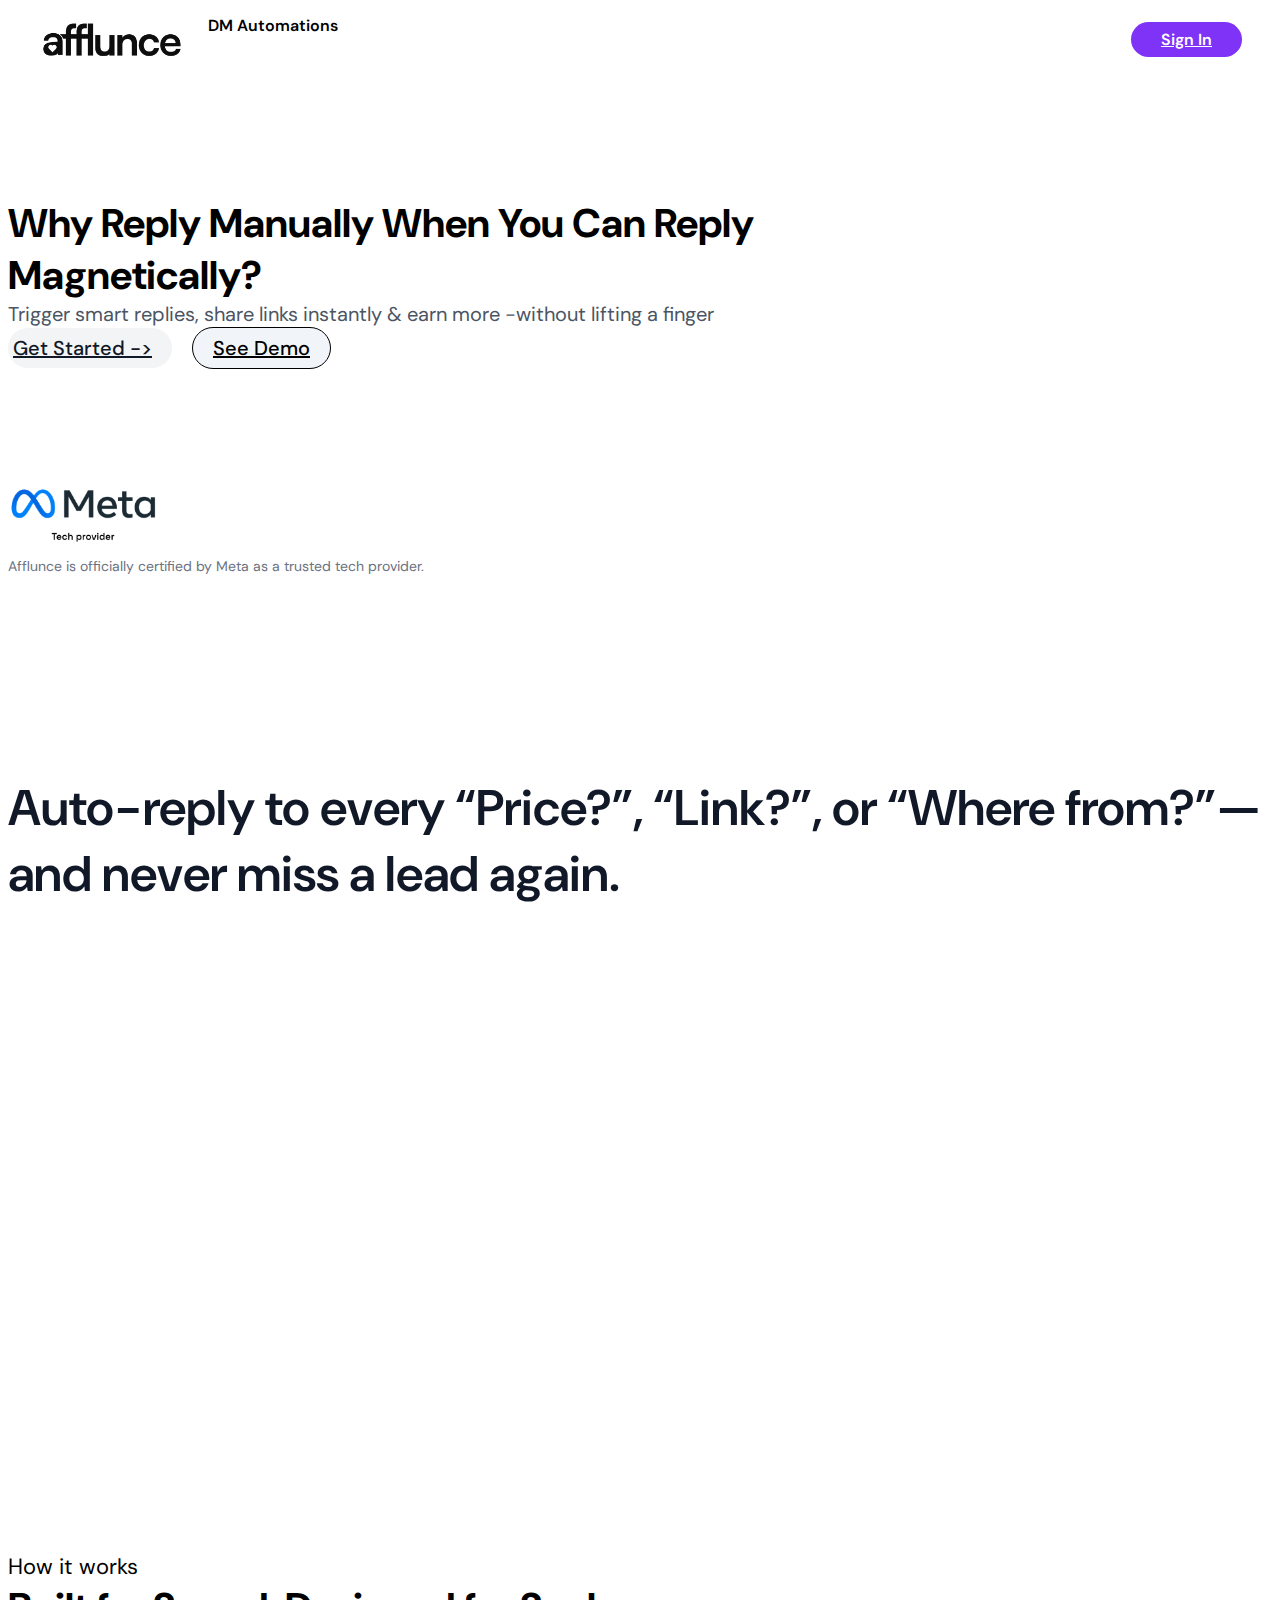
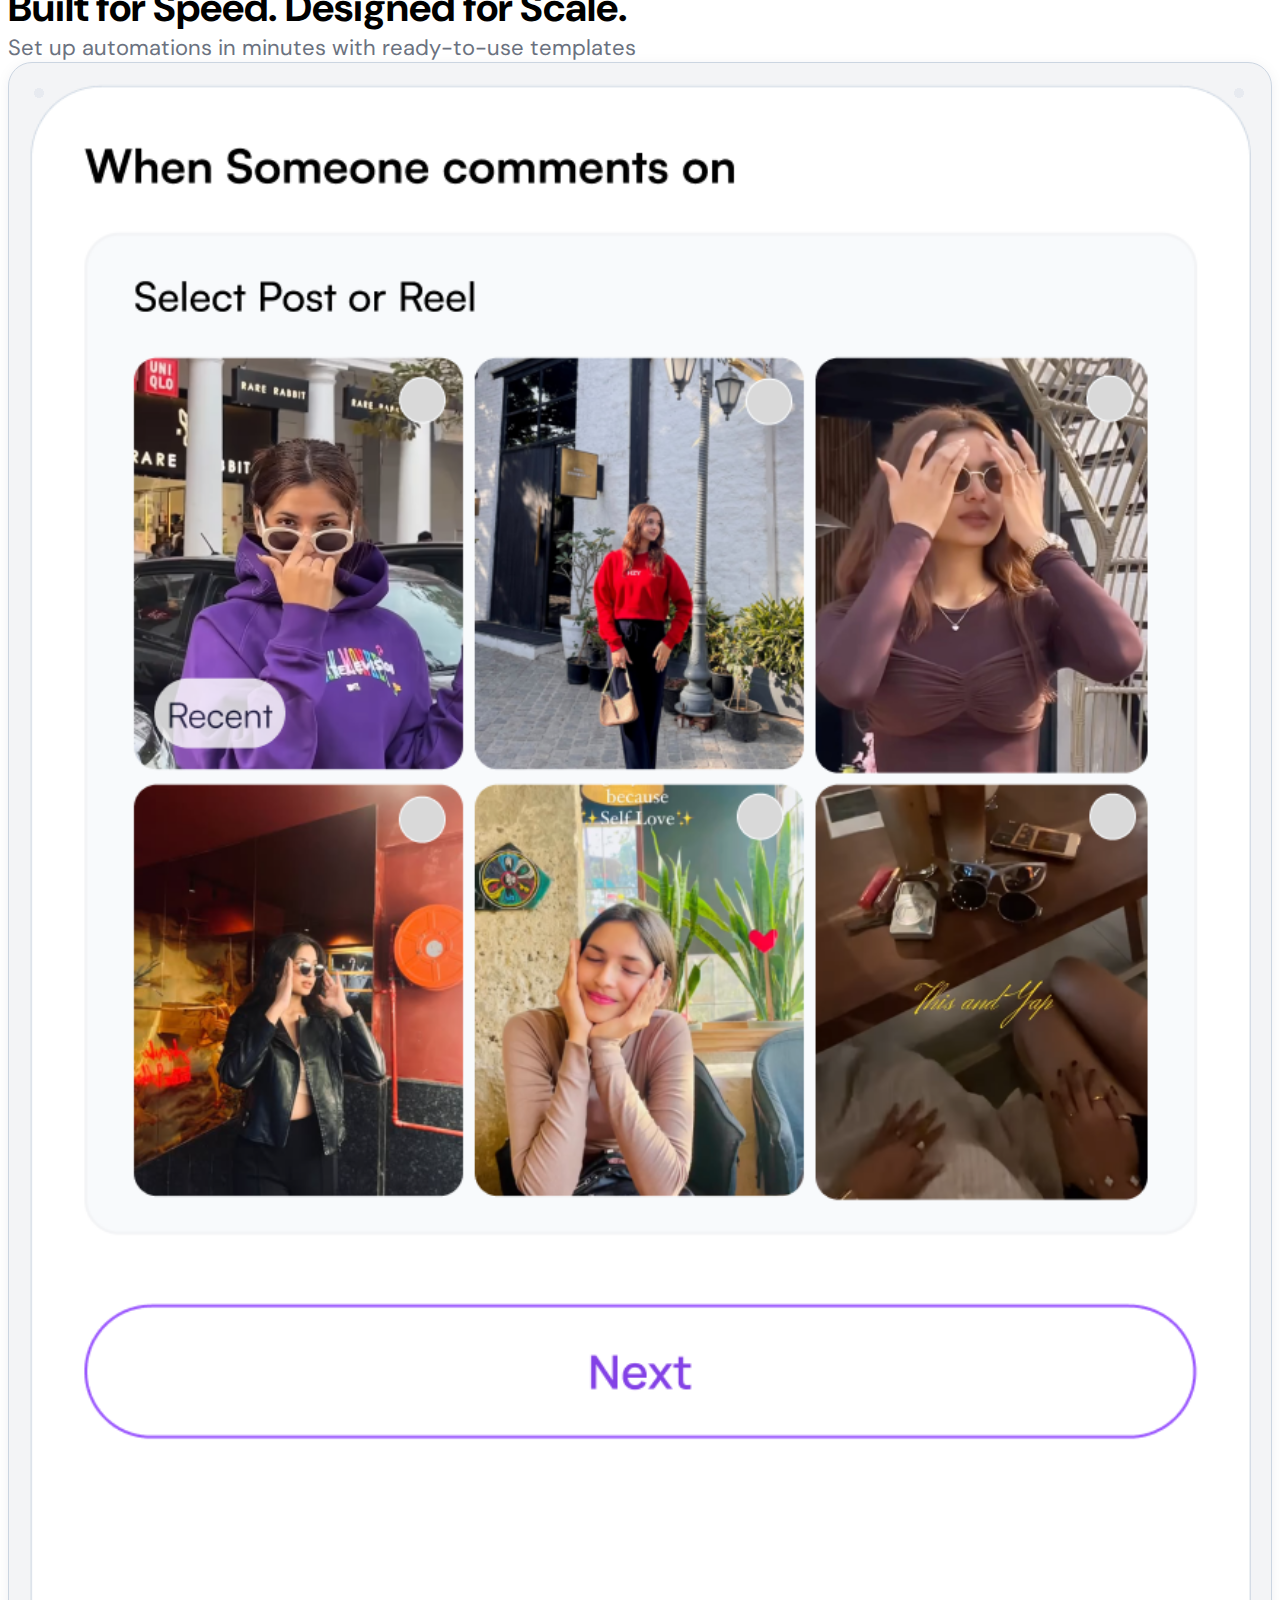
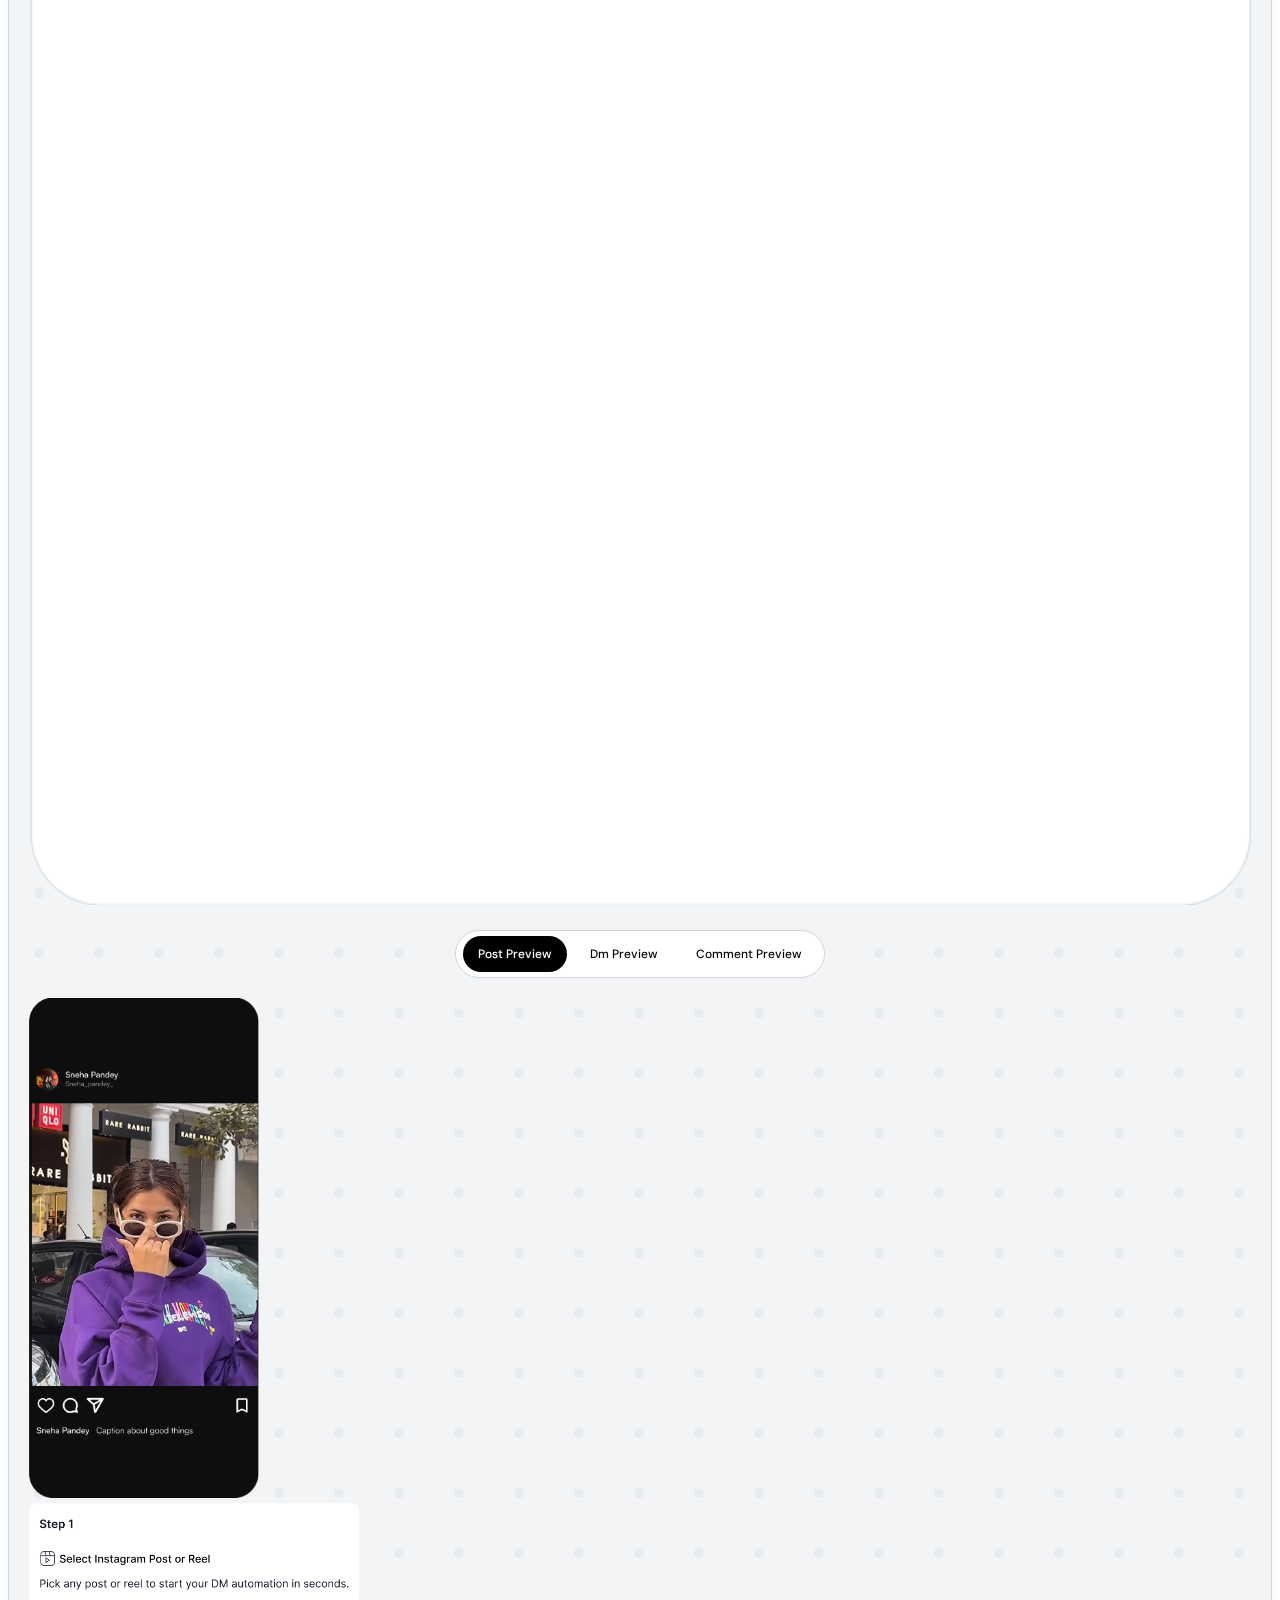
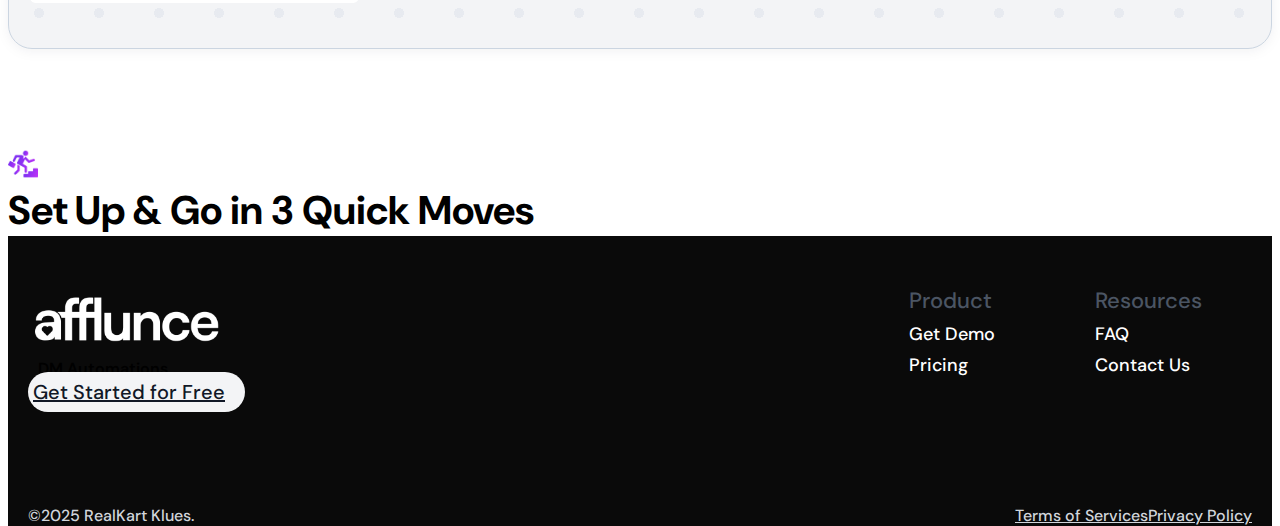
<file: index.html>
<!DOCTYPE html>
<html lang="en">
<head>
    <meta charset="UTF-8">
    <meta name="viewport" content="width=device-width, initial-scale=1.0">
    <title>Afflunce | DM Automations</title>

    <link href="https://cdn.jsdelivr.net/npm/bootstrap@5.0.2/dist/css/bootstrap.min.css" rel="stylesheet" integrity="sha384-EVSTQN3/azprG1Anm3QDgpJLIm9Nao0Yz1ztcQTwFspd3yD65VohhpuuCOmLASjC" crossorigin="anonymous">
    <link href='https://fonts.googleapis.com/css?family=Inter' rel='stylesheet'>
    <!-- AOS CSS -->
    <link href="https://cdn.jsdelivr.net/npm/aos@2.3.4/dist/aos.css" rel="stylesheet">
    <!-- Swiper Slider -->
    <link rel="stylesheet" href="https://cdn.jsdelivr.net/npm/swiper@11/swiper-bundle.min.css" />
    <link rel="stylesheet" href="css/style.css">
    <link rel="shortcut icon" href="images/favicon.ico" type="image/x-icon">
</head>
<body>
    <header class="sticky">
        <nav class="nav-wrapper">
            <div class="logo">
                <a href="#"><img src="images/logo_black.png" class="logo"></a>
                <p class="logo-under-text">DM Automations</p>
            </div>

           <div class="logo">
                <a href="#" class="btn btn-purple">Sign In</a>
            </div>
        </nav>
    </header>

    <section class="banner gap-125">
        <div class="container">
            <div class="row">
                <div class="col-md-6">
                    <h2 class="banner-head">Why Reply Manually When You Can Reply 
                        <br> Magnetically?</h2>
                    <p class="banner-text mt-3">
                        Trigger smart replies, share links instantly & earn more -without lifting a finger
                    </p>
                    <div class="btn-row mt-5">
                        <a href="#" class="btn btn-purple2">Get Started -></a>
                        <a href="#" class="btn btn-grey ms-2">See Demo</a>
                    </div>
                    <div class="meta">
                        <img src="images/meta.png" class="meta-img" alt="Meta">
                        <p class="banner-subtext">Afflunce is officially certified by Meta as a trusted tech provider.</p>
                    </div>
                </div>
                <div class="col-md-6 banner-2">

                </div>
            </div>
        </div>
    </section>

    <section class="dm-info">
        <div class="container">
            <div class="row">
                <div class="col-md-12 text-center">
                    <h2 class="info-head" data-aos="fade-up" data-aos-duration="800">Auto-reply to every “Price?”, “Link?”, or “Where from?”—and never miss a lead again.</h2>
                </div>
                <div class="info-div">
                    <div class="img-box text-center" data-aos="zoom-in" data-aos-duration="1000">
                        <img src="images/creator.png" class="img-box-img" alt="Creator">

                        <img src="images/l1.png" class="img-1" alt="info1" data-aos="fade-right" data-aos-duration="1000" data-aos-delay="300">
                        <img src="images/r1.png" class="img-2" alt="info2" data-aos="fade-left" data-aos-duration="1000" data-aos-delay="500">
                        <img src="images/r2.png" class="img-3" alt="info3" data-aos="fade-left" data-aos-duration="1000" data-aos-delay="700">
                    </div>
                </div>
            </div>
        </div>
        <div class="col-md-12 mt-5 info-div2 text-center">
            <div class="swiper slider">
                <div class="swiper-wrapper text-center">
                    <div class="swiper-slide">
                        <img src="images/l1.png" class="img-fluid img-slider" alt="info1">
                    </div>
                    <div class="swiper-slide">
                        <img src="images/r2.png" class="img-fluid img-slider" alt="info3">
                    </div>
                    <div class="swiper-slide">
                        <img src="images/r1.png" class="img-fluid img-slider" alt="info2">
                    </div>
                </div>
            </div>
            <img src="images/creator.png" class="img-box-img mt-3" alt="Creator">
        </div>
    </section>

    <section class="how-it-works gap-50">
        <div class="container">
            <div class="row m-0">
                <div class="col-md-12 text-center">
                    <p class="text1">How it works</p>
                    <h2 class="banner-head">Built for Speed. Designed for Scale.</h2>
                    <p class="text2 mt-2">Set up automations in minutes with ready-to-use templates</p>
                </div>

                <div class="col-md-12 card dotted-card mt-3 ">
                    <div class="row">
                        <div class="col-md-3">
                            <img src="images/panel.png" class="post-img" alt="Select Post">
                        </div>

                        <div class="col-md-9">
                            <div class="warpper">
                                <input class="radio" id="post" name="group" type="radio" checked>
                                <input class="radio" id="dm" name="group" type="radio">
                                <input class="radio" id="comment" name="group" type="radio">
                                <div class="tabs">
                                    <label class="tab" id="post-tab" for="post">Post Preview</label>
                                    <label class="tab" id="dm-tab" for="dm">Dm Preview</label>
                                    <label class="tab" id="comment-tab" for="comment">Comment Preview</label>
                                </div>
                                <div class="panels">

                                    <!-- Collaborate Panel -->
                                    <div class="panel" id="post-panel">
                                        <div class="row">
                                            <div class="col-md-6 text-md-end text-center">
                                                <img src="images/INSTAGRAM POST1.png" class="post-img2" alt="Post 1">
                                            </div>
                                            <div class="col-md-6 text-md-end text-center">
                                                <img src="images/step1.png" class="step-img mt-3" alt="Step1">
                                            </div>
                                        </div>
                                    </div>

                                    <!-- Support Panel -->
                                    <div class="panel" id="dm-panel">
                                        <div class="row">
                                            <div class="col-md-6 text-md-end text-center">
                                                <img src="images/INSTAGRAM POST2.png" class="post-img2" alt="Post 2">
                                            </div>
                                            <div class="col-md-6 text-md-end text-center">
                                                <img src="images/step1.png" class="step-img mt-3" alt="Step1">
                                                <img src="images/step1.png" class="step-img mt-3" alt="Step2">
                                            </div>
                                        </div>
                                    </div>

                                    <!-- Support Panel -->
                                    <div class="panel" id="comment-panel">
                                        <div class="row">
                                            <div class="col-md-6 text-md-end text-center">
                                                <img src="images/INSTAGRAM POST3.png" class="post-img2" alt="Post 3">
                                            </div>
                                            <div class="col-md-6 text-md-end text-center">
                                                <img src="images/step1.png" class="step-img mt-3" alt="Step1">
                                                <img src="images/step1.png" class="step-img mt-3" alt="Step2">
                                                <img src="images/step1.png" class="step-img mt-3" alt="Step3">
                                            </div>
                                        </div>
                                    </div>

                                </div>
                            </div>
                        </div>

                    </div>
                </div>
            </div>
        </div>
    </section>

    <section class="set-up gap-100 mb-5">
        <div class="container">
            <div class="row">
                <div class="col-md-12 text-center">
                    <img src="images/businessman-ascending-by-stair-steps-svgrepo-com 1.png" class="icon" alt="icon">
                    <h2 class="banner-head mt-3">Set Up & Go in 3 Quick Moves</h2>
                </div>
            </div>
        </div>
    </section>

    <footer class="footer desktop">
        <div class="container-fluid">
            <div class="footer-row">
                <div class="col1">
                    <img src="images/logo_white.png" class="footer-logo" alt="Logo">
                    <p class="logo-under-text text-white">DM Automations</p>
                    <a href="#" class="btn btn-purple2 mt-3">Get Started for Free</a>
                </div>
                <div class="col2">
                    <ul>
                        <h4 class="footer-link-head mb-4">Product</h4>
                        <li><a href="#">Get Demo</a></li>
                        <li><a href="#">Pricing</a></li>
                    </ul>
                    <ul>
                        <h4 class="footer-link-head mb-4">Resources</h4>
                        <li><a href="#">FAQ</a></li>
                        <li><a href="#">Contact Us</a></li>
                    </ul>
                </div>
            </div>
            <div class="bottom-footer">
                <p class="bottom-text">©2025 RealKart Klues.</p>
                <div class="div2">
                    <a href="#" class="bottom-link">Terms of Services</a>
                    <a href="#" class="bottom-link ms-3">Privacy Policy</a>
                </div>
            </div>
        </div>
    </footer>

    <footer class="footer mobile">
        <div class="container-fluid">
            <div class="row">
                <div class="col1">
                    <div>
                        <img src="images/logo_white.png" class="footer-logo" alt="Logo">
                        <p class="logo-under-text text-white">DM Automations</p>
                    </div>
                    <a href="#" class="btn btn-purple2 mt-3">Get Started for Free</a>
                </div>
                <div class="col2 mt-3">
                    <ul>
                        <h4 class="footer-link-head mb-3">Product</h4>
                        <li><a href="#">Get Demo</a></li>
                        <li><a href="#">Pricing</a></li>
                    </ul>
                    <ul>
                        <h4 class="footer-link-head mb-3">Resources</h4>
                        <li><a href="#">FAQ</a></li>
                        <li><a href="#">Contact Us</a></li>
                    </ul>
                </div>
            </div>
            <div class="bottom-footer">
                <div class="div2">
                    <a href="#" class="bottom-link">Terms of Services</a>
                    <a href="#" class="bottom-link ms-3">Privacy Policy</a>
                </div>
                <p class="bottom-text">©2025 RealKart Klues.</p>
            </div>
        </div>
    </footer>

    <!-- <script src="https://ajax.googleapis.com/ajax/libs/jquery/3.7.1/jquery.min.js"></script> -->
    <script src="https://code.jquery.com/jquery-3.7.1.js" integrity="sha256-eKhayi8LEQwp4NKxN+CfCh+3qOVUtJn3QNZ0TciWLP4=" crossorigin="anonymous"></script>
    <script src="https://cdn.jsdelivr.net/npm/bootstrap@5.0.2/dist/js/bootstrap.bundle.min.js" integrity="sha384-MrcW6ZMFYlzcLA8Nl+NtUVF0sA7MsXsP1UyJoMp4YLEuNSfAP+JcXn/tWtIaxVXM" crossorigin="anonymous"></script>    
    <script src="https://cdn.jsdelivr.net/npm/@popperjs/core@2.9.2/dist/umd/popper.min.js" integrity="sha384-IQsoLXl5PILFhosVNubq5LC7Qb9DXgDA9i+tQ8Zj3iwWAwPtgFTxbJ8NT4GN1R8p" crossorigin="anonymous"></script>
    <script src="https://cdn.jsdelivr.net/npm/bootstrap@5.0.2/dist/js/bootstrap.min.js" integrity="sha384-cVKIPhGWiC2Al4u+LWgxfKTRIcfu0JTxR+EQDz/bgldoEyl4H0zUF0QKbrJ0EcQF" crossorigin="anonymous"></script>
    <!-- Swiper JS -->
    <script src="https://cdn.jsdelivr.net/npm/swiper@11/swiper-bundle.min.js"></script>
    <!-- AOS JS -->
    <script src="https://cdn.jsdelivr.net/npm/aos@2.3.4/dist/aos.js"></script>
    <script>
        AOS.init({
            once: true,
        });
    </script>

    <script>
        const productSwiper = new Swiper('.slider', {
            loop: false,
            slidesPerView: 1.3,
            spaceBetween: 0,
            autoplay: false,
            pagination: false,
            // breakpoints: {
            //     576: {
            //         slidesPerView: 2,
            //     },
            //     768: {
            //         slidesPerView: 2,
            //     },
            //     992: {
            //         slidesPerView: 3,
            //     }
            // }
        });
    </script>

    <!-- <script>
        $(document).ready(function(){
            var $header = $('header');
            var $sticky = $header.before($header.clone().addClass("sticky"));

            $(window).on("scroll", function(){
                var scrollFromTop = $(window).scrollTop();
                $("body").toggleClass("scroll", (scrollFromTop > 350));
            })
        });
    </script> -->
</body>
</html>
</file>
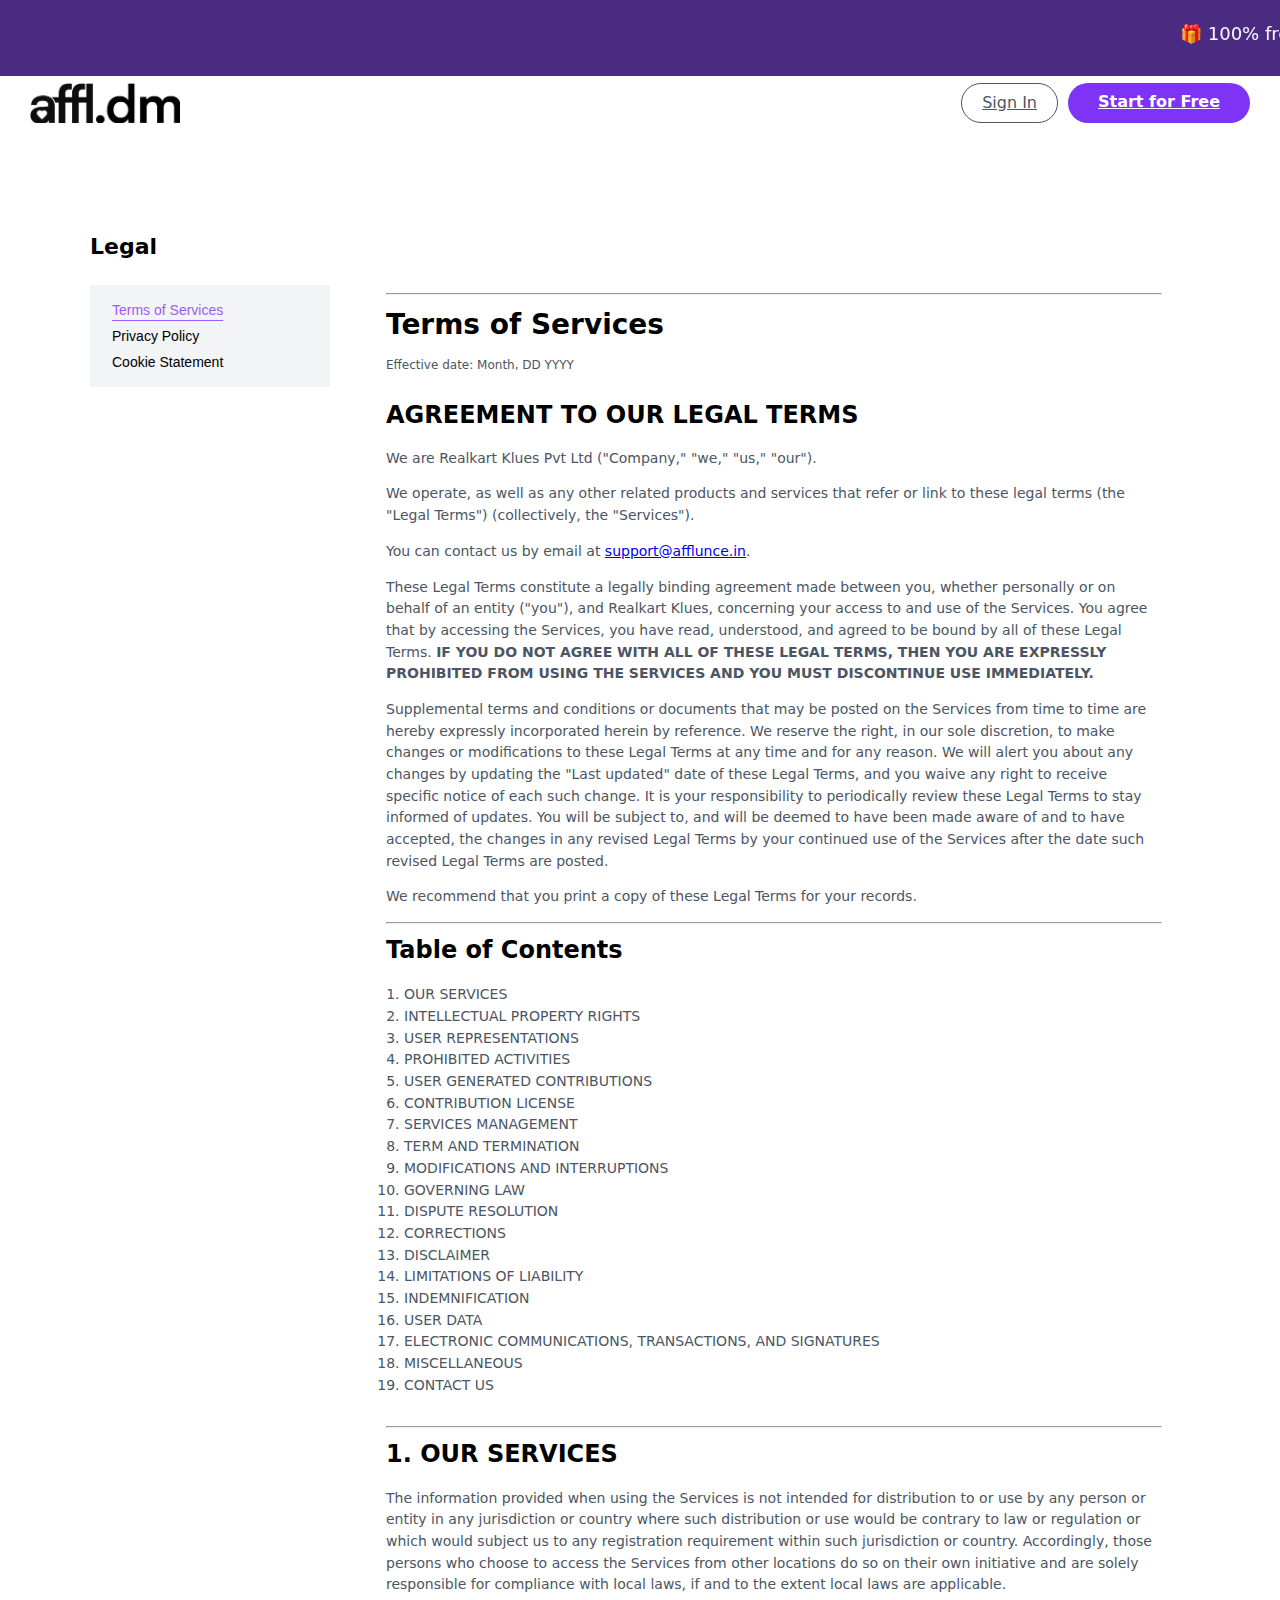
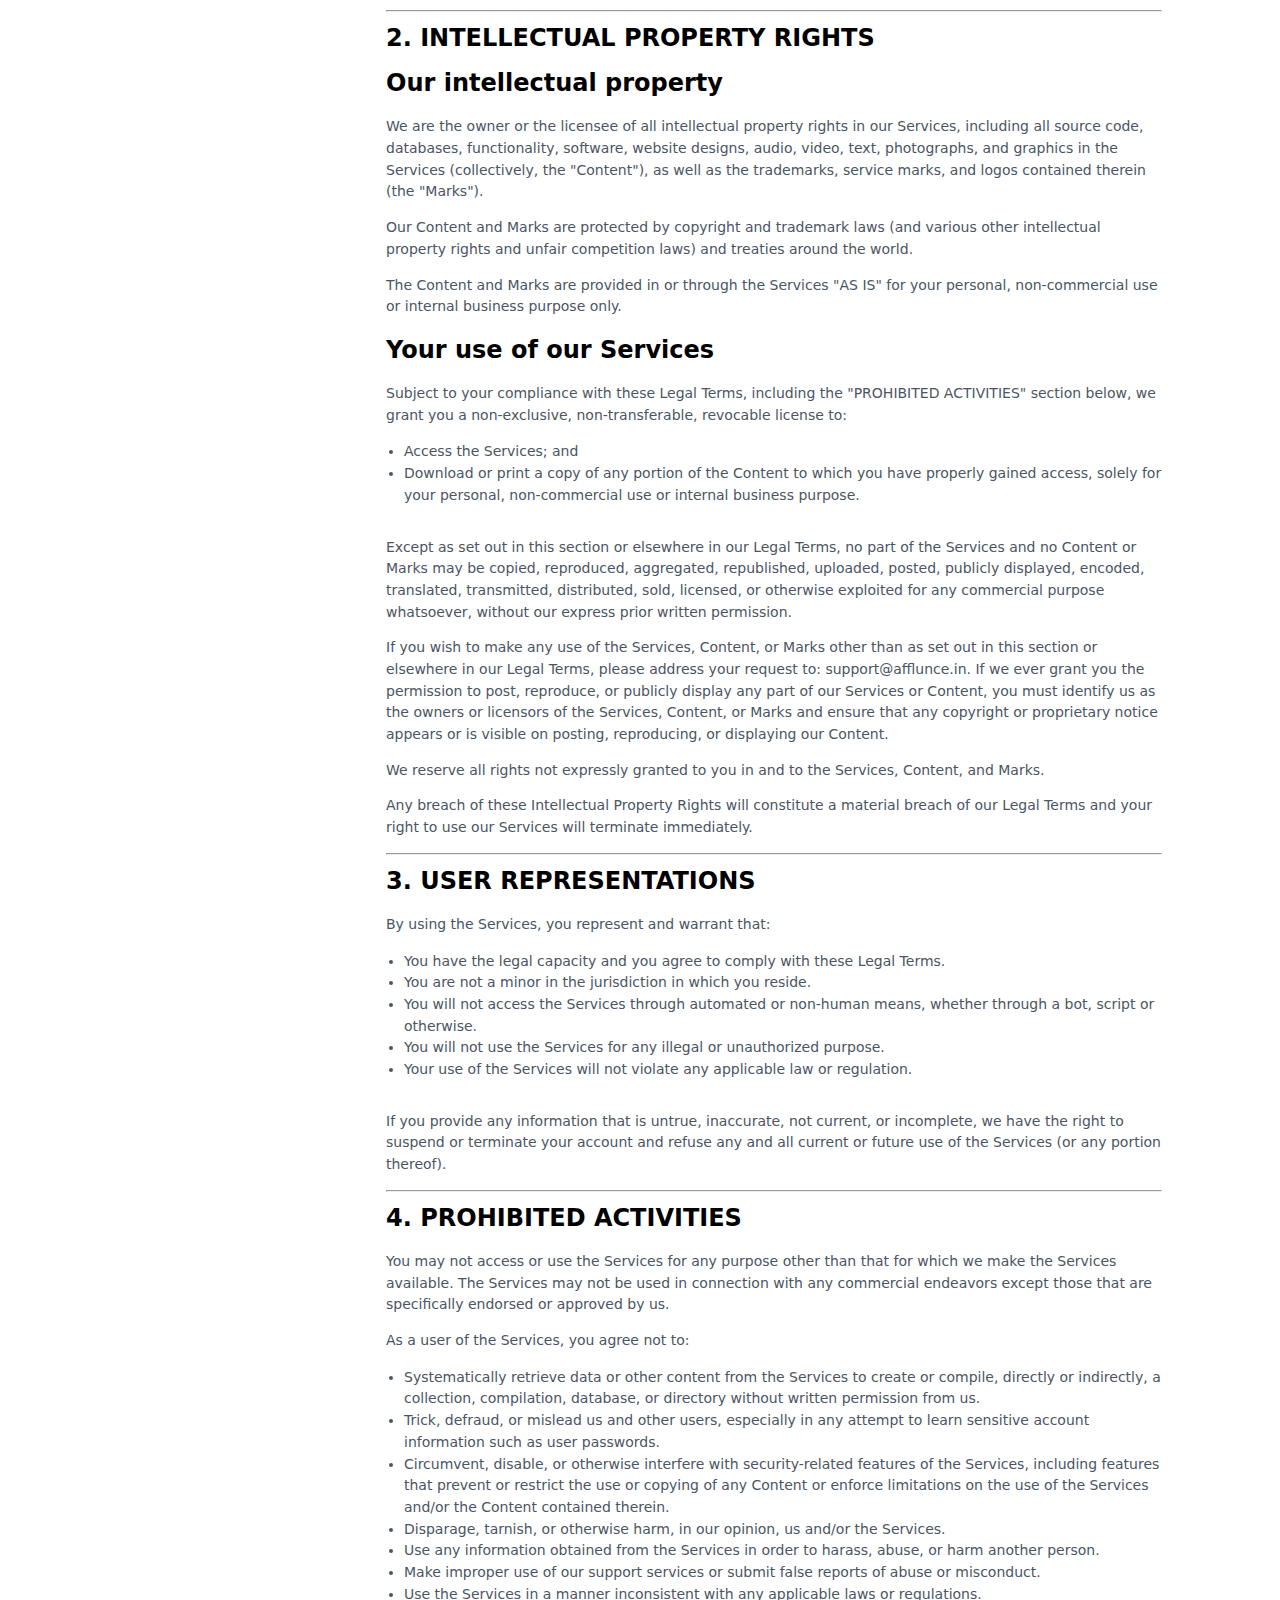
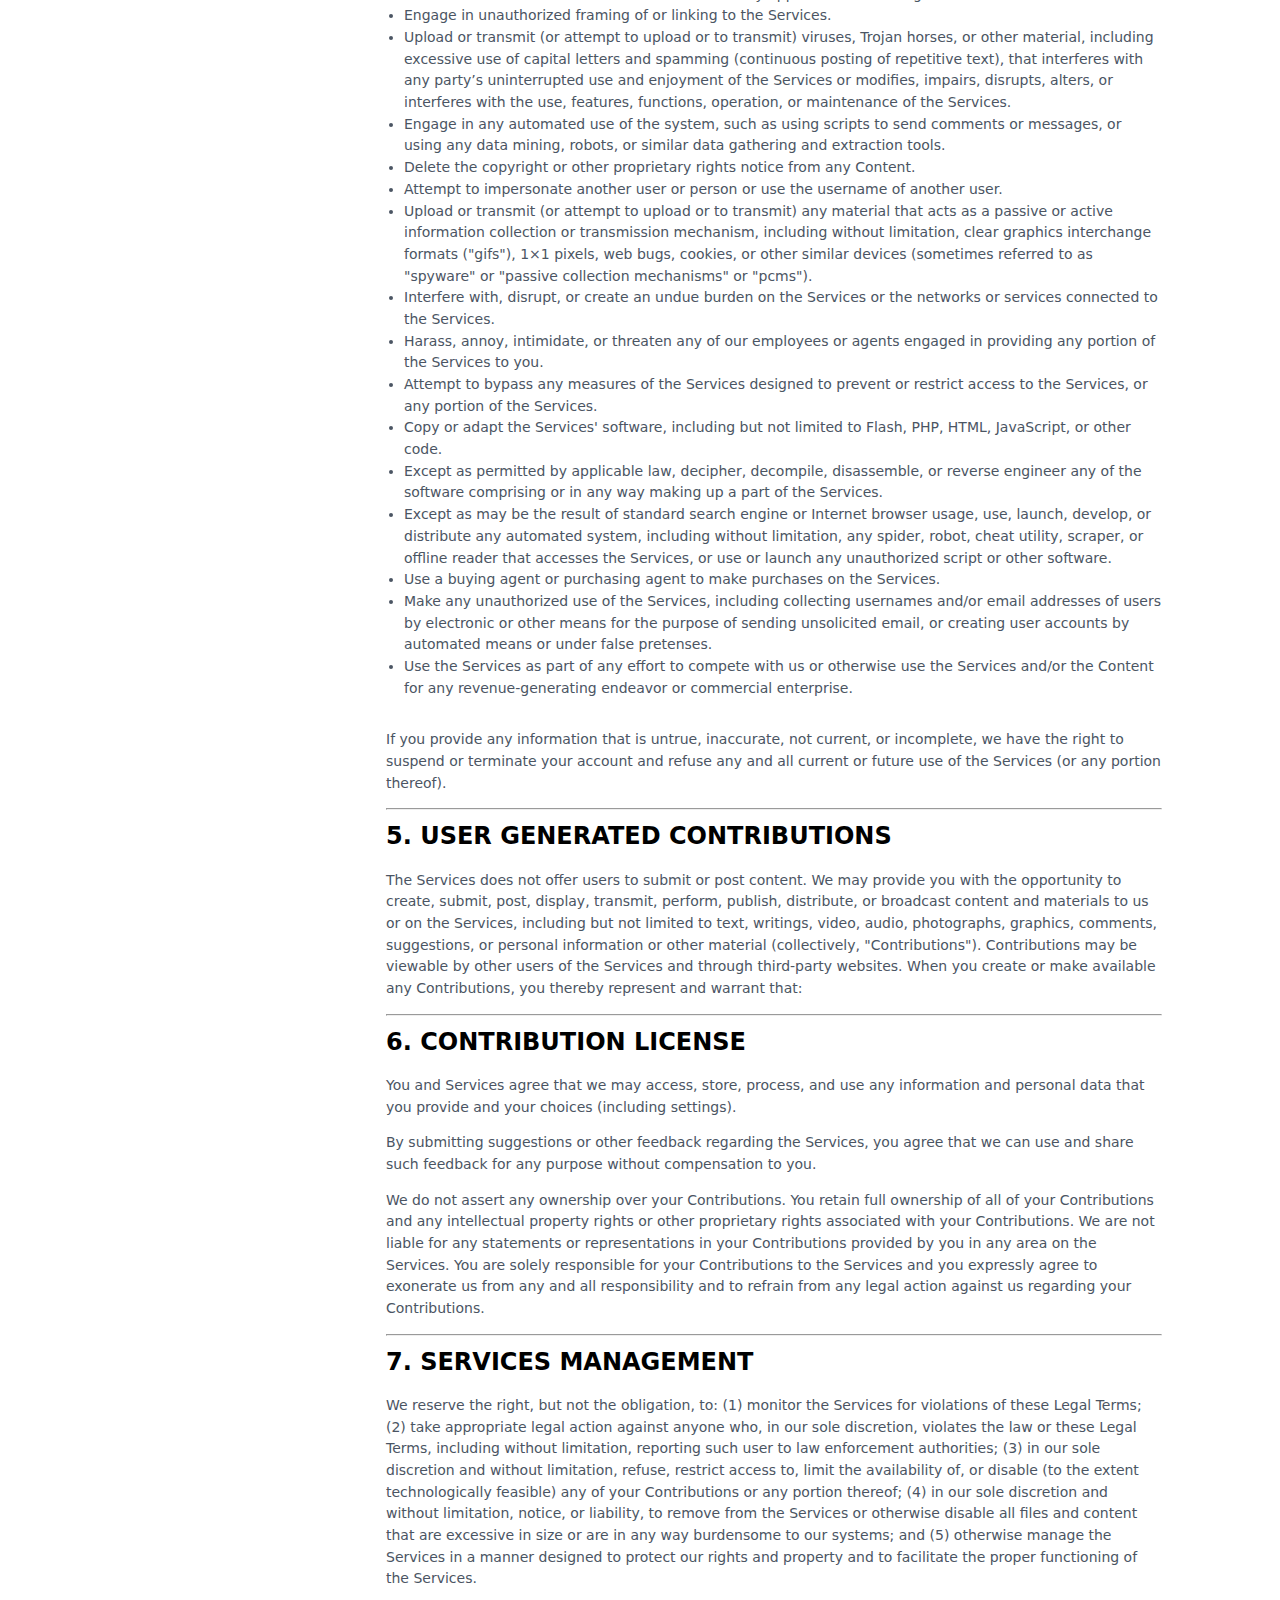
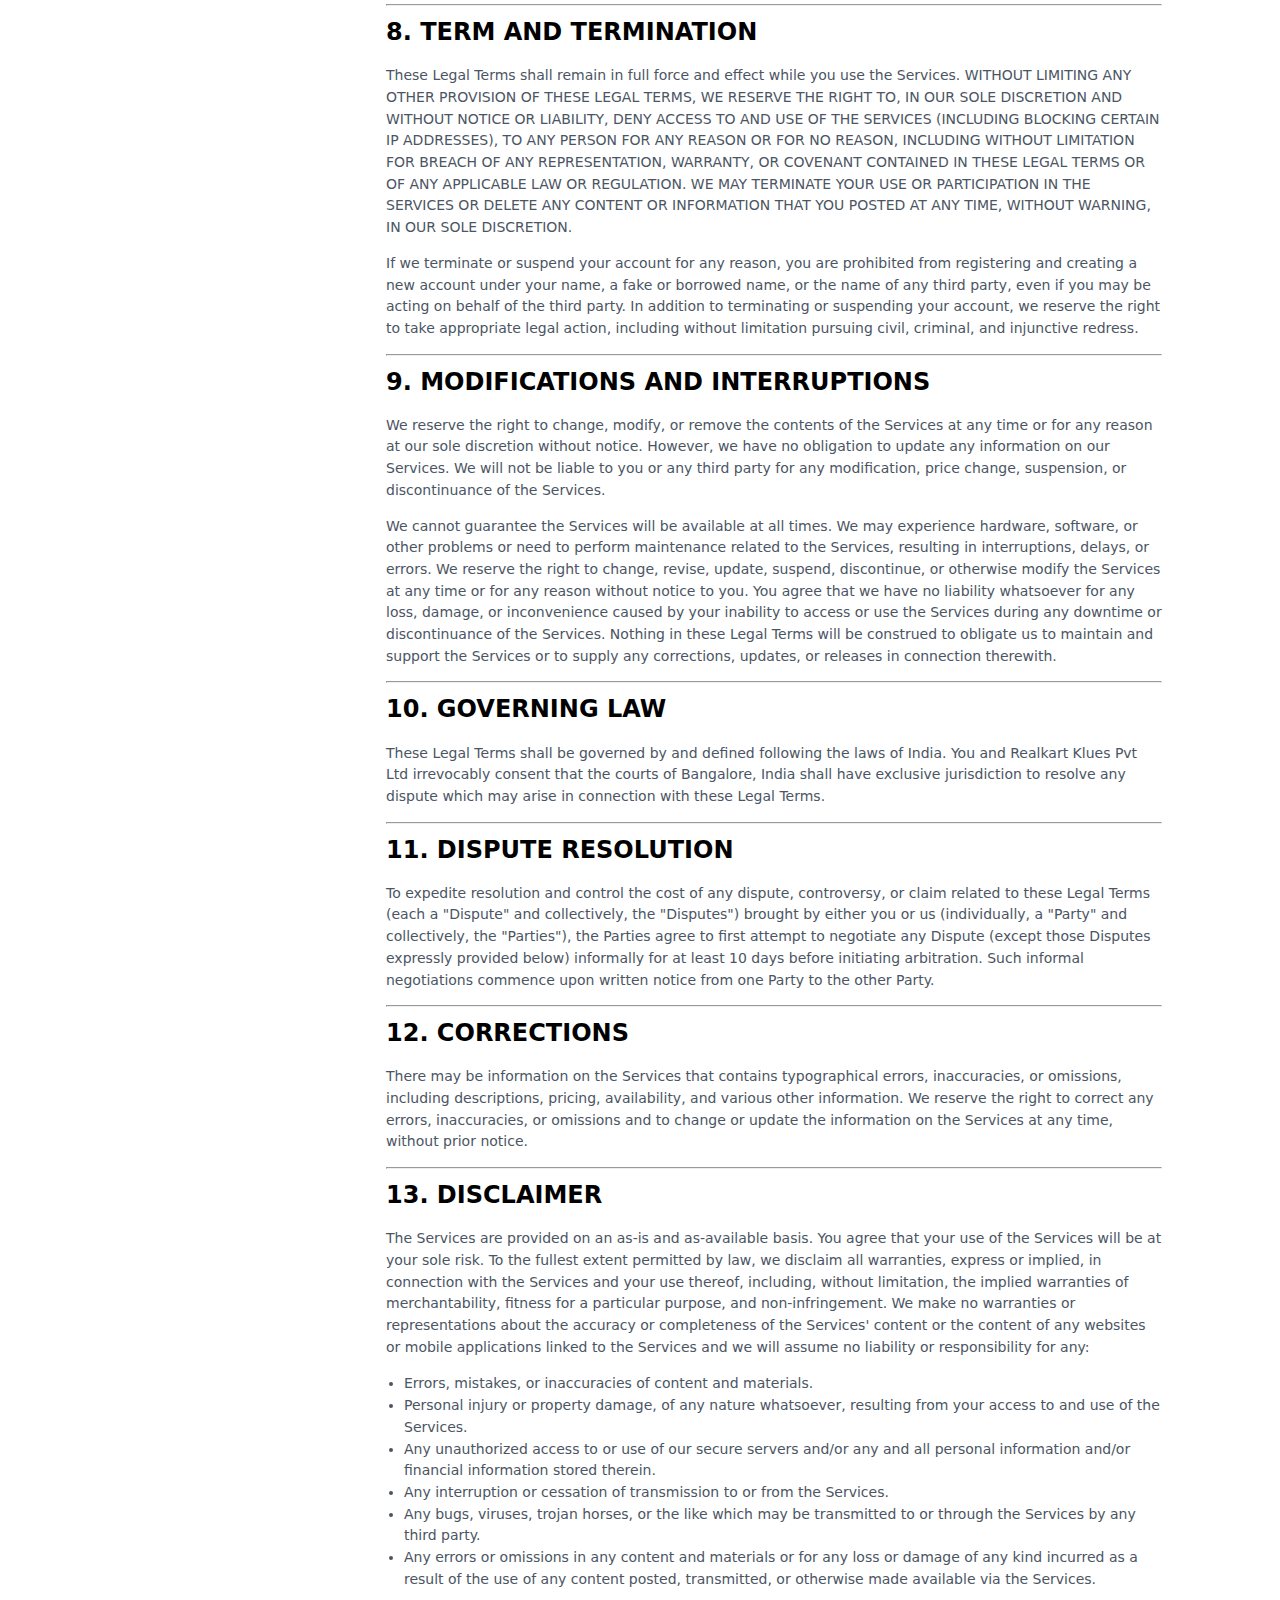
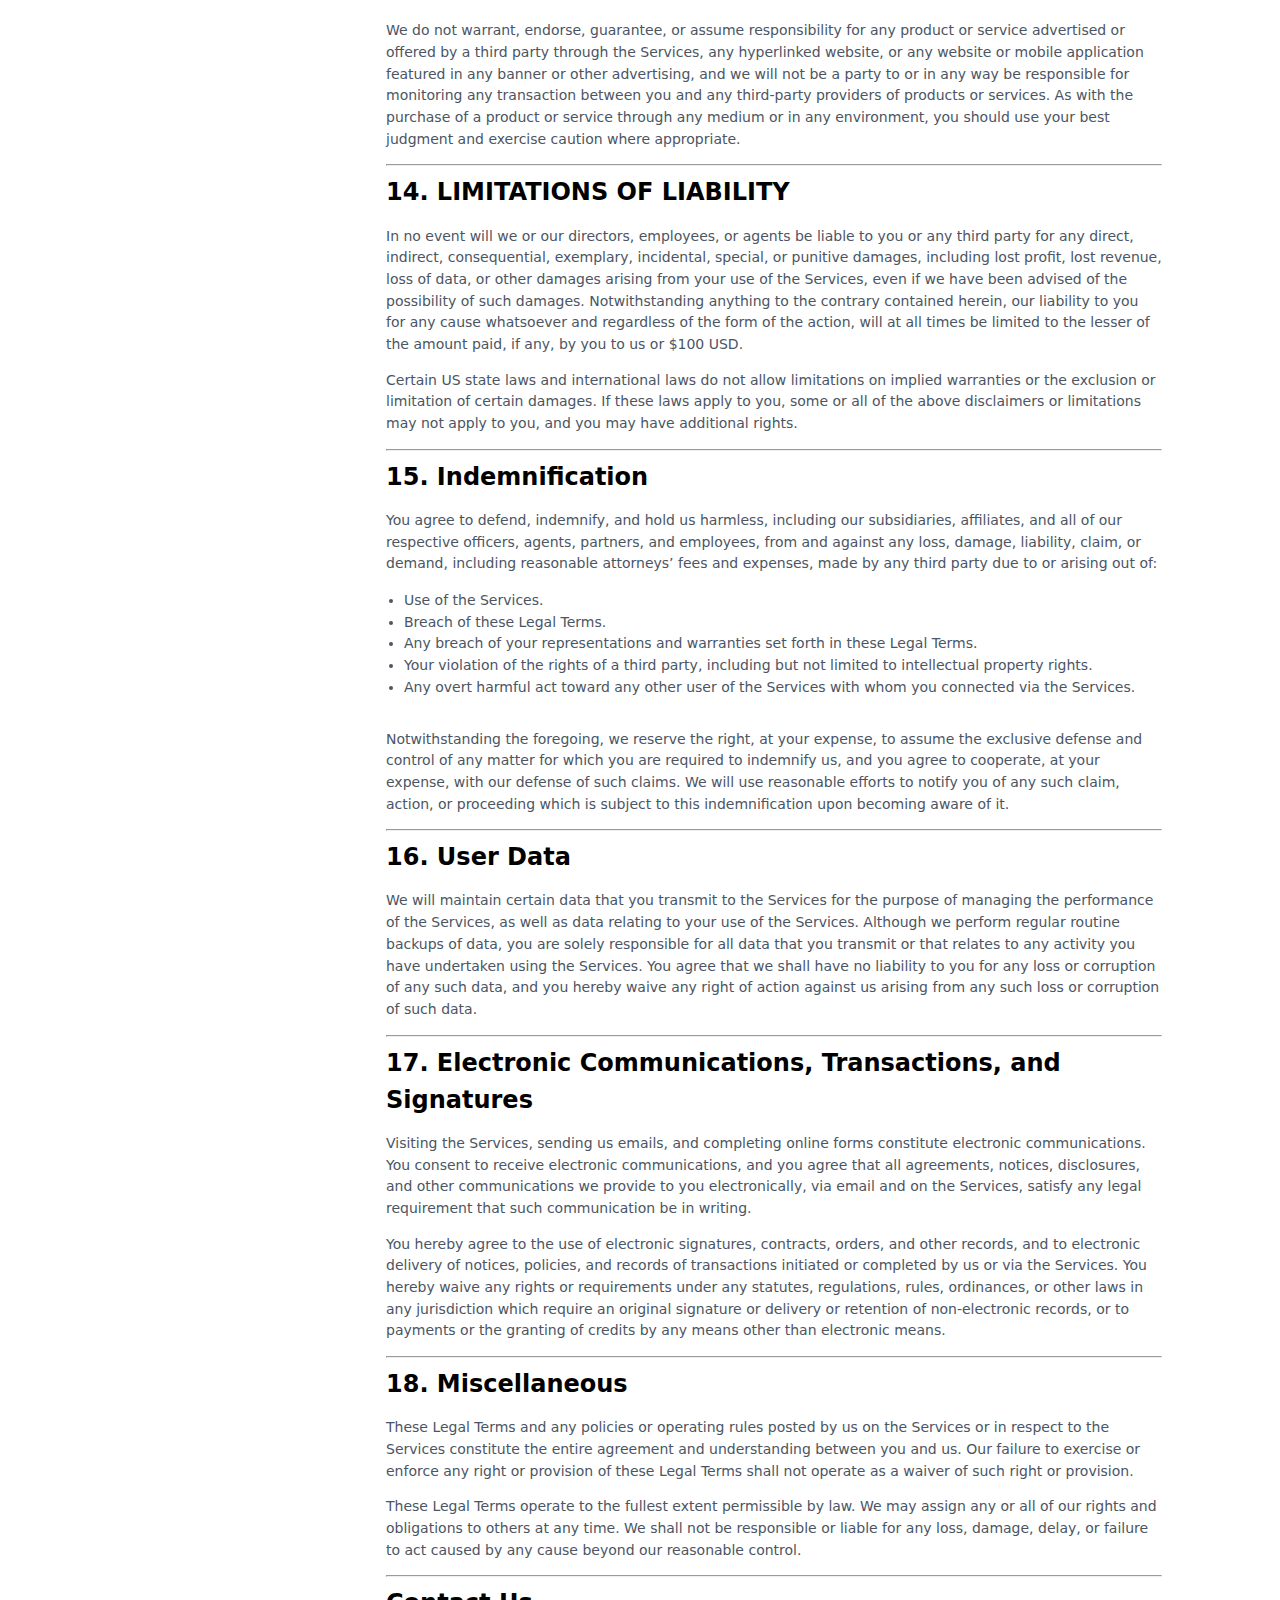
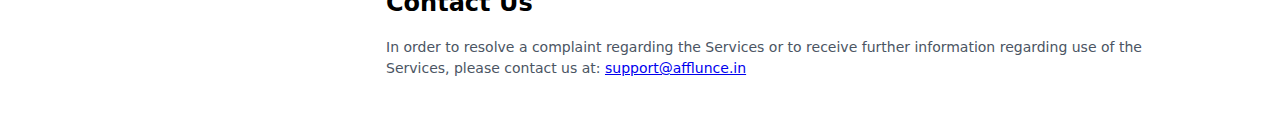
<file: conditions.html>
<!DOCTYPE html>
<html lang="en">
<head>
    <meta charset="UTF-8">
    <meta name="viewport" content="width=device-width, initial-scale=1.0">
    <title>DM Automations | Pricing</title>

    <link href="https://cdn.jsdelivr.net/npm/bootstrap@5.0.2/dist/css/bootstrap.min.css" rel="stylesheet" integrity="sha384-EVSTQN3/azprG1Anm3QDgpJLIm9Nao0Yz1ztcQTwFspd3yD65VohhpuuCOmLASjC" crossorigin="anonymous">
    <link href='https://fonts.googleapis.com/css?family=Inter' rel='stylesheet'>
    <!-- AOS CSS -->
    <link href="https://cdn.jsdelivr.net/npm/aos@2.3.4/dist/aos.css" rel="stylesheet">
    <!-- Swiper Slider -->
    <link rel="stylesheet" href="https://cdn.jsdelivr.net/npm/swiper@11/swiper-bundle.min.css" />
    <!-- Font Awesome 6 Pro -->
    <link rel="stylesheet" href="fontawesome-pro/css/all.min.css">
    <link rel="stylesheet" href="css/style.css">
    <link rel="shortcut icon" href="images/favicon.ico" type="image/x-icon">

    <style>
        :root{
            --bg:#ffffff;--muted:#f3f4f6;--line:#e5e7eb;--text:#111827;
            --text-2:#4b5563;--primary:#4f46e5;--primary-2:#eef2ff;
            --radius:14px;
        }
        body{margin:0;font:16px/1.55 system-ui,-apple-system,Segoe UI,Roboto,Inter,Arial,sans-serif;color:var(--text);background:var(--bg);}

        /* Layout */
        .legal-wrap{max-width:1100px;margin:32px auto;padding:0 16px;}
        .legal-card{
            display:grid;grid-template-columns:240px 1fr;gap:28px;
            background:#fff;
            overflow:hidden;
        }

        /* Sidebar */
        .tabs2{
            background:var(--muted);
            padding:16px;
            height: fit-content;
        }
        .tabs2 h3{margin:4px 8px 12px;font-size:14px;color:var(--text-2);letter-spacing:.02em}
        .tablist{list-style:none;margin:0;padding:0;display:flex;flex-direction:column;gap:8px}
        .tab-btn{
            display:flex;align-items:center;gap:10px;
            width:100%;border:none; font-size: 14px;
            background:transparent;color:#000;cursor:pointer;font-weight:500;text-align:left;
            transition: all 0.3s;
        }
        .tab-btn:hover{background:transparent; color:#9C5AFE;}
        .tab-btn[aria-selected="true"]{
            background:transparent;color:#9C5AFE;
            text-decoration: underline; text-underline-offset: 5px;
        }

        /* Content area */
        .panel{
            display:none;
            padding: 0 28px 28px 28px;
            min-height:520px;
        }
        .panel[aria-hidden="false"]{display:block;}
        .panel h1{margin:0 0 8px; font-size: 28px; color: #000; font-weight: 700;}
        .panel h3{margin:0 0 8px; font-size: 24px; color: #000; font-weight: 600;}
        .panel .effective{color:#4B5563;font-size:12px;margin-bottom:22px; margin-top: 10px; font-weight: 400;}
        .toc{margin:15px 0 30px;padding:0 0 0 18px}
        .toc li{color: #4b5563; font-size: 14px; font-weight: 400;}
        .panel p{color:#4B5563; font-size: 14px; font-weight: 400;}

        .toc.num{list-style: decimal;}
        .toc.disc{list-style: disc;}

        .gap-100fix{margin-top: 100px !important;}
        .legal{ color: #000; font-size: 22px; font-weight: 600; margin-bottom: 20px; }
        .last-text{font-size: 14px; color: #000 !important; font-weight: 400;}

        /* Mobile: tabs bar on top */
        @media (max-width: 820px){
            .legal-card{grid-template-columns:1fr;}
            .tablist{flex-direction:column;flex-wrap:nowrap;overflow:auto;padding-bottom:6px}
            .tab-btn{white-space:nowrap}
            .panel h1{font-size: 22px;}
            .panel h3{font-size: 20px;}
        }
    </style>
</head>
<body>
    <div class="top-nav">
        <marquee scrollamount="10"><p class="top-text">🎁 100% free access till Dec 30 — unlimited replies, no limits 🚫, and exciting updates launching soon 🚀</p></marquee>
    </div>
    <header class="sticky">
        <nav class="nav-wrapper">
            <div class="logo">
                <a href="#"><img src="images/new-logo.png" class="logo"></a>
                <!-- <p class="logo-under-text">DM Automations</p> -->
            </div>

           <div class="logo">
                <a href="#" class="btn btn-grey2 desktop">Sign In</a>
                <a href="#" class="btn btn-purple">Start for Free</a>
            </div>
        </nav>
    </header>

    <div class="legal-wrap gap-100fix">
        <h3 class="legal">Legal</h3>
        <div class="legal-card" id="legalTabs">

            <!-- Sidebar tabs -->
            <aside class="tabs2">
                <ul role="tablist" class="tablist">
                    <li><button class="tab-btn" role="tab" id="tab-terms"   aria-controls="panel-terms"   aria-selected="true"  data-target="terms">Terms of Services</button></li>
                    <li><button class="tab-btn" role="tab" id="tab-privacy" aria-controls="panel-privacy" aria-selected="false" data-target="privacy">Privacy Policy</button></li>
                    <li><button class="tab-btn" role="tab" id="tab-cookies" aria-controls="panel-cookies" aria-selected="false" data-target="cookies">Cookie Statement</button></li>
                </ul>
            </aside>

            <!-- Panels -->
            <section>

                <!-- Terms of Service STARTS -->
                <article id="panel-terms" class="panel" role="tabpanel" aria-labelledby="tab-terms" aria-hidden="false">
                    <hr class="mt-0">
                    <h1>Terms of Services</h1>
                    <div class="effective">Effective date: Month, DD YYYY</div>

                    <h3 class="mt-5">AGREEMENT TO OUR LEGAL TERMS</h3>

                    <p class="mt-3">We are Realkart Klues Pvt Ltd ("Company," "we," "us," "our").</p>
                    <p class="mt-2">We operate, as well as any other related products and services that refer or link to these legal terms (the "Legal Terms") (collectively, the "Services").</p>
                    <p class="mt-2">You can contact us by email at <a href="#">support@afflunce.in</a>.</p>

                    <p class="mt-2">These Legal Terms constitute a legally binding agreement made between you, 
                        whether personally or on behalf of an entity ("you"), and Realkart Klues, 
                        concerning your access to and use of the Services. You agree that by accessing the Services, 
                        you have read, understood, and agreed to be bound by all of these Legal Terms. 
                        <strong>IF YOU DO NOT AGREE WITH ALL OF THESE LEGAL TERMS, THEN YOU ARE EXPRESSLY 
                        PROHIBITED FROM USING THE SERVICES AND YOU MUST DISCONTINUE USE IMMEDIATELY.</strong></p>

                    <p class="mt-2">Supplemental terms and conditions or documents that may be posted on the Services from time to time are hereby expressly incorporated herein by reference. We reserve the right, in our sole discretion, to make changes or modifications to these Legal Terms at any time and for any reason. We will alert you about any changes by updating the "Last updated" date of these Legal Terms, and you waive any right to receive specific notice of each such change. It is your responsibility to periodically review these Legal Terms to stay informed of updates. You will be subject to, and will be deemed to have been made aware of and to have accepted, the changes in any revised Legal Terms by your continued use of the Services after the date such revised Legal Terms are posted.</p>
                
                    <p class="mt-2">We recommend that you print a copy of these Legal Terms for your records.</p>

                    <hr>

                    <h3>Table of Contents</h3>
                    <ol class="toc num">
                        <li class="mt-2">OUR SERVICES</li>
                        <li class="mt-2">INTELLECTUAL PROPERTY RIGHTS</li>
                        <li class="mt-2">USER REPRESENTATIONS</li>
                        <li class="mt-2">PROHIBITED ACTIVITIES</li>
                        <li class="mt-2">USER GENERATED CONTRIBUTIONS</li>
                        <li class="mt-2">CONTRIBUTION LICENSE</li>
                        <li class="mt-2">SERVICES MANAGEMENT</li>
                        <li class="mt-2">TERM AND TERMINATION</li>
                        <li class="mt-2">MODIFICATIONS AND INTERRUPTIONS</li>
                        <li class="mt-2">GOVERNING LAW</li>
                        <li class="mt-2">DISPUTE RESOLUTION</li>
                        <li class="mt-2">CORRECTIONS</li>
                        <li class="mt-2">DISCLAIMER</li>
                        <li class="mt-2">LIMITATIONS OF LIABILITY</li>
                        <li class="mt-2">INDEMNIFICATION</li>
                        <li class="mt-2">USER DATA</li>
                        <li class="mt-2">ELECTRONIC COMMUNICATIONS, TRANSACTIONS, AND SIGNATURES</li>
                        <li class="mt-2">MISCELLANEOUS</li>
                        <li class="mt-2">CONTACT US</li>
                    </ol>

                    <hr>

                    <h3 class="mt-4">1. OUR SERVICES</h3>
                    <p class="mt-3">The information provided when using the Services is not intended for 
                        distribution to or use by any person or entity in any jurisdiction or country where 
                        such distribution or use would be contrary to law or regulation or which would subject 
                        us to any registration requirement within such jurisdiction or country. Accordingly, 
                        those persons who choose to access the Services from other locations do so on their 
                        own initiative and are solely responsible for compliance with local laws, if and to 
                        the extent local laws are applicable.</p>

                    <hr>

                    <h3 class="mt-4">2. INTELLECTUAL PROPERTY RIGHTS</h3>
                    <h3 class="mt-2">Our intellectual property</h3>

                    <p class="mt-3">We are the owner or the licensee of all intellectual property rights in our Services, including all source code, databases, functionality, software, website designs, audio, video, text, photographs, and graphics in the Services (collectively, the "Content"), as well as the trademarks, service marks, and logos contained therein (the "Marks").</p>
                    <p class="mt-2">Our Content and Marks are protected by copyright and trademark laws (and various other intellectual property rights and unfair competition laws) and treaties around the world.</p>
                    <p class="mt-2">The Content and Marks are provided in or through the Services "AS IS" for your personal, non-commercial use or internal business purpose only.</p>

                    <h3 class="mt-3">Your use of our Services</h3>

                    <p class="mt-3 mb-0">Subject to your compliance with these Legal Terms, including the "PROHIBITED ACTIVITIES" section below, we grant you a non-exclusive, non-transferable, revocable license to:</p>
                    <ol class="toc disc">
                        <li class="mt-2">Access the Services; and</li>
                        <li class="mt-2">Download or print a copy of any portion of the Content to which you have properly gained access, solely for your personal, non-commercial use or internal business purpose.</li>
                    </ol>

                    <p class="mt-3">Except as set out in this section or elsewhere in our Legal Terms, no part of the Services and no Content or Marks may be copied, reproduced, aggregated, republished, uploaded, posted, publicly displayed, encoded, translated, transmitted, distributed, sold, licensed, or otherwise exploited for any commercial purpose whatsoever, without our express prior written permission.</p>
                    <p class="mt-2">If you wish to make any use of the Services, Content, or Marks other than as set out in this section or elsewhere in our Legal Terms, please address your request to: support@afflunce.in. If we ever grant you the permission to post, reproduce, or publicly display any part of our Services or Content, you must identify us as the owners or licensors of the Services, Content, or Marks and ensure that any copyright or proprietary notice appears or is visible on posting, reproducing, or displaying our Content.</p>
                    <p class="mt-2">We reserve all rights not expressly granted to you in and to the Services, Content, and Marks.</p>
                    <p class="mt-2">Any breach of these Intellectual Property Rights will constitute a material breach of our Legal Terms and your right to use our Services will terminate immediately.</p>

                    <hr>

                    <h3 class="mt-4">3. USER REPRESENTATIONS</h3>
                    <p class="mt-3 mb-0">By using the Services, you represent and warrant that:</p>
                    <ol class="toc disc">
                        <li class="mt-2">You have the legal capacity and you agree to comply with these Legal Terms.</li>
                        <li class="mt-2">You are not a minor in the jurisdiction in which you reside.</li>
                        <li class="mt-2">You will not access the Services through automated or non-human means, whether through a bot, script or otherwise.</li>
                        <li class="mt-2">You will not use the Services for any illegal or unauthorized purpose.</li>
                        <li class="mt-2">Your use of the Services will not violate any applicable law or regulation.</li>
                    </ol>

                    <p class="mt-3">If you provide any information that is untrue, inaccurate, not current, or incomplete, we have the right to suspend or terminate your account and refuse any and all current or future use of the Services (or any portion thereof).</p>

                    <hr>

                    <h3 class="mt-4">4. PROHIBITED ACTIVITIES</h3>
                    <p class="mt-3">You may not access or use the Services for any purpose other than that for which we make the Services available. The Services may not be used in connection with any commercial endeavors except those that are specifically endorsed or approved by us.</p>
                    <p class="mt-3 mb-0">As a user of the Services, you agree not to:</p>
                    <ol class="toc disc">
                        <li class="mt-2">Systematically retrieve data or other content from the Services to create or compile, directly or indirectly, a collection, compilation, database, or directory without written permission from us.</li>
                        <li class="mt-2">Trick, defraud, or mislead us and other users, especially in any attempt to learn sensitive account information such as user passwords.</li>
                        <li class="mt-2">Circumvent, disable, or otherwise interfere with security-related features of the Services, including features that prevent or restrict the use or copying of any Content or enforce limitations on the use of the Services and/or the Content contained therein.</li>
                        <li class="mt-2">Disparage, tarnish, or otherwise harm, in our opinion, us and/or the Services.</li>
                        <li class="mt-2">Use any information obtained from the Services in order to harass, abuse, or harm another person.</li>
                        <li class="mt-2">Make improper use of our support services or submit false reports of abuse or misconduct.</li>
                        <li class="mt-2">Use the Services in a manner inconsistent with any applicable laws or regulations.</li>
                        <li class="mt-2">Engage in unauthorized framing of or linking to the Services.</li>
                        <li class="mt-2">Upload or transmit (or attempt to upload or to transmit) viruses, Trojan horses, or other material, including excessive use of capital letters and spamming (continuous posting of repetitive text), that interferes with any party’s uninterrupted use and enjoyment of the Services or modifies, impairs, disrupts, alters, or interferes with the use, features, functions, operation, or maintenance of the Services.</li>
                        <li class="mt-2">Engage in any automated use of the system, such as using scripts to send comments or messages, or using any data mining, robots, or similar data gathering and extraction tools.</li>
                        <li class="mt-2">Delete the copyright or other proprietary rights notice from any Content.</li>
                        <li class="mt-2">Attempt to impersonate another user or person or use the username of another user.</li>
                        <li class="mt-2">Upload or transmit (or attempt to upload or to transmit) any material that acts as a passive or active information collection or transmission mechanism, including without limitation, clear graphics interchange formats ("gifs"), 1×1 pixels, web bugs, cookies, or other similar devices (sometimes referred to as "spyware" or "passive collection mechanisms" or "pcms").</li>
                        <li class="mt-2">Interfere with, disrupt, or create an undue burden on the Services or the networks or services connected to the Services.</li>
                        <li class="mt-2">Harass, annoy, intimidate, or threaten any of our employees or agents engaged in providing any portion of the Services to you.</li>
                        <li class="mt-2">Attempt to bypass any measures of the Services designed to prevent or restrict access to the Services, or any portion of the Services.</li>
                        <li class="mt-2">Copy or adapt the Services' software, including but not limited to Flash, PHP, HTML, JavaScript, or other code.</li>
                        <li class="mt-2">Except as permitted by applicable law, decipher, decompile, disassemble, or reverse engineer any of the software comprising or in any way making up a part of the Services.</li>
                        <li class="mt-2">Except as may be the result of standard search engine or Internet browser usage, use, launch, develop, or distribute any automated system, including without limitation, any spider, robot, cheat utility, scraper, or offline reader that accesses the Services, or use or launch any unauthorized script or other software.</li>
                        <li class="mt-2">Use a buying agent or purchasing agent to make purchases on the Services.</li>
                        <li class="mt-2">Make any unauthorized use of the Services, including collecting usernames and/or email addresses of users by electronic or other means for the purpose of sending unsolicited email, or creating user accounts by automated means or under false pretenses.</li>
                        <li class="mt-2">Use the Services as part of any effort to compete with us or otherwise use the Services and/or the Content for any revenue-generating endeavor or commercial enterprise.</li>
                    </ol>

                    <p class="mt-3">If you provide any information that is untrue, inaccurate, not current, or incomplete, we have the right to suspend or terminate your account and refuse any and all current or future use of the Services (or any portion thereof).</p>

                    <hr>

                    <h3 class="mt-4">5. USER GENERATED CONTRIBUTIONS</h3>

                    <p class="mt-3">The Services does not offer users to submit or post content. We may provide you with the opportunity to create, submit, post, display, transmit, perform, publish, distribute, or broadcast content and materials to us or on the Services, including but not limited to text, writings, video, audio, photographs, graphics, comments, suggestions, or personal information or other material (collectively, "Contributions"). Contributions may be viewable by other users of the Services and through third-party websites. When you create or make available any Contributions, you thereby represent and warrant that:</p>

                    <hr>

                    <h3 class="mt-4">6. CONTRIBUTION LICENSE</h3>

                    <p class="mt-3">You and Services agree that we may access, store, process, and use any information and personal data that you provide and your choices (including settings).</p>
                    <p class="mt-2">By submitting suggestions or other feedback regarding the Services, you agree that we can use and share such feedback for any purpose without compensation to you.</p>
                    <p class="mt-2">We do not assert any ownership over your Contributions. You retain full ownership of all of your Contributions and any intellectual property rights or other proprietary rights associated with your Contributions. We are not liable for any statements or representations in your Contributions provided by you in any area on the Services. You are solely responsible for your Contributions to the Services and you expressly agree to exonerate us from any and all responsibility and to refrain from any legal action against us regarding your Contributions.</p>

                    <hr>

                    <h3 class="mt-4">7. SERVICES MANAGEMENT</h3>

                    <p class="mt-3">We reserve the right, but not the obligation, to: (1) monitor the Services for violations of these Legal Terms; (2) take appropriate legal action against anyone who, in our sole discretion, violates the law or these Legal Terms, including without limitation, reporting such user to law enforcement authorities; (3) in our sole discretion and without limitation, refuse, restrict access to, limit the availability of, or disable (to the extent technologically feasible) any of your Contributions or any portion thereof; (4) in our sole discretion and without limitation, notice, or liability, to remove from the Services or otherwise disable all files and content that are excessive in size or are in any way burdensome to our systems; and (5) otherwise manage the Services in a manner designed to protect our rights and property and to facilitate the proper functioning of the Services.</p>

                    <hr>

                    <h3 class="mt-4">8. TERM AND TERMINATION</h3>

                    <p class="mt-3">These Legal Terms shall remain in full force and effect while you use the Services. WITHOUT LIMITING ANY OTHER PROVISION OF THESE LEGAL TERMS, WE RESERVE THE RIGHT TO, IN OUR SOLE DISCRETION AND WITHOUT NOTICE OR LIABILITY, DENY ACCESS TO AND USE OF THE SERVICES (INCLUDING BLOCKING CERTAIN IP ADDRESSES), TO ANY PERSON FOR ANY REASON OR FOR NO REASON, INCLUDING WITHOUT LIMITATION FOR BREACH OF ANY REPRESENTATION, WARRANTY, OR COVENANT CONTAINED IN THESE LEGAL TERMS OR OF ANY APPLICABLE LAW OR REGULATION. WE MAY TERMINATE YOUR USE OR PARTICIPATION IN THE SERVICES OR DELETE ANY CONTENT OR INFORMATION THAT YOU POSTED AT ANY TIME, WITHOUT WARNING, IN OUR SOLE DISCRETION.</p>
                    <p class="mt-2">If we terminate or suspend your account for any reason, you are prohibited from registering and creating a new account under your name, a fake or borrowed name, or the name of any third party, even if you may be acting on behalf of the third party. In addition to terminating or suspending your account, we reserve the right to take appropriate legal action, including without limitation pursuing civil, criminal, and injunctive redress.</p>

                    <hr>

                    <h3 class="mt-4">9. MODIFICATIONS AND INTERRUPTIONS</h3>

                    <p class="mt-3">We reserve the right to change, modify, or remove the contents of the Services at any time or for any reason at our sole discretion without notice. However, we have no obligation to update any information on our Services. We will not be liable to you or any third party for any modification, price change, suspension, or discontinuance of the Services.</p>
                    <p class="mt-2">We cannot guarantee the Services will be available at all times. We may experience hardware, software, or other problems or need to perform maintenance related to the Services, resulting in interruptions, delays, or errors. We reserve the right to change, revise, update, suspend, discontinue, or otherwise modify the Services at any time or for any reason without notice to you. You agree that we have no liability whatsoever for any loss, damage, or inconvenience caused by your inability to access or use the Services during any downtime or discontinuance of the Services. Nothing in these Legal Terms will be construed to obligate us to maintain and support the Services or to supply any corrections, updates, or releases in connection therewith.</p>

                    <hr>
                    
                    <h3 class="mt-4">10. GOVERNING LAW</h3>

                    <p class="mt-3">These Legal Terms shall be governed by and defined following the laws of India. You and Realkart Klues Pvt Ltd irrevocably consent that the courts of Bangalore, India shall have exclusive jurisdiction to resolve any dispute which may arise in connection with these Legal Terms.</p>

                    <hr>

                    <h3 class="mt-4">11. DISPUTE RESOLUTION</h3>

                    <p class="mt-3">To expedite resolution and control the cost of any dispute, controversy, or claim related to these Legal Terms (each a "Dispute" and collectively, the "Disputes") brought by either you or us (individually, a "Party" and collectively, the "Parties"), the Parties agree to first attempt to negotiate any Dispute (except those Disputes expressly provided below) informally for at least 10 days before initiating arbitration. Such informal negotiations commence upon written notice from one Party to the other Party.</p>

                    <hr>

                    <h3 class="mt-4">12. CORRECTIONS</h3>

                    <p class="mt-3">There may be information on the Services that contains typographical errors, inaccuracies, or omissions, including descriptions, pricing, availability, and various other information. We reserve the right to correct any errors, inaccuracies, or omissions and to change or update the information on the Services at any time, without prior notice.</p>

                    <hr>

                    <h3 class="mt-4">13. DISCLAIMER</h3>

                    <p class="mt-3 mb-0">The Services are provided on an as-is and as-available basis. You agree that your use of the Services will be at your sole risk. To the fullest extent permitted by law, we disclaim all warranties, express or implied, in connection with the Services and your use thereof, including, without limitation, the implied warranties of merchantability, fitness for a particular purpose, and non-infringement. We make no warranties or representations about the accuracy or completeness of the Services' content or the content of any websites or mobile applications linked to the Services and we will assume no liability or responsibility for any:</p>
                    <ol class="toc disc">
                        <li class="mt-2">Errors, mistakes, or inaccuracies of content and materials.</li>
                        <li class="mt-2">Personal injury or property damage, of any nature whatsoever, resulting from your access to and use of the Services.</li>
                        <li class="mt-2">Any unauthorized access to or use of our secure servers and/or any and all personal information and/or financial information stored therein.</li>
                        <li class="mt-2">Any interruption or cessation of transmission to or from the Services.</li>
                        <li class="mt-2">Any bugs, viruses, trojan horses, or the like which may be transmitted to or through the Services by any third party.</li>
                        <li class="mt-2">Any errors or omissions in any content and materials or for any loss or damage of any kind incurred as a result of the use of any content posted, transmitted, or otherwise made available via the Services.</li>
                    </ol>

                    <p class="mt-3">We do not warrant, endorse, guarantee, or assume responsibility for any product or service advertised or offered by a third party through the Services, any hyperlinked website, or any website or mobile application featured in any banner or other advertising, and we will not be a party to or in any way be responsible for monitoring any transaction between you and any third-party providers of products or services. As with the purchase of a product or service through any medium or in any environment, you should use your best judgment and exercise caution where appropriate.</p>

                    <hr>

                    <h3 class="mt-4">14. LIMITATIONS OF LIABILITY</h3>
                    <p class="mt-3">In no event will we or our directors, employees, or agents be liable to you or any third party for any direct, indirect, consequential, exemplary, incidental, special, or punitive damages, including lost profit, lost revenue, loss of data, or other damages arising from your use of the Services, even if we have been advised of the possibility of such damages. Notwithstanding anything to the contrary contained herein, our liability to you for any cause whatsoever and regardless of the form of the action, will at all times be limited to the lesser of the amount paid, if any, by you to us or $100 USD.</p>
                    <p class="mt-2">Certain US state laws and international laws do not allow limitations on implied warranties or the exclusion or limitation of certain damages. If these laws apply to you, some or all of the above disclaimers or limitations may not apply to you, and you may have additional rights.</p>

                    <hr>

                    <h3 class="mt-4">15. Indemnification</h3>
                    <p class="mt-3">You agree to defend, indemnify, and hold us harmless, including our subsidiaries, affiliates, and all of our respective officers, agents, partners, and employees, from and against any loss, damage, liability, claim, or demand, including reasonable attorneys’ fees and expenses, made by any third party due to or arising out of:</p>
                    <ol class="toc disc">
                        <li class="mt-2">Use of the Services.</li>
                        <li class="mt-2">Breach of these Legal Terms.</li>
                        <li class="mt-2">Any breach of your representations and warranties set forth in these Legal Terms.</li>
                        <li class="mt-2">Your violation of the rights of a third party, including but not limited to intellectual property rights.</li>
                        <li class="mt-2">Any overt harmful act toward any other user of the Services with whom you connected via the Services.</li>
                    </ol>

                    <p class="mt-3">Notwithstanding the foregoing, we reserve the right, at your expense, to assume the exclusive defense and control of any matter for which you are required to indemnify us, and you agree to cooperate, at your expense, with our defense of such claims. We will use reasonable efforts to notify you of any such claim, action, or proceeding which is subject to this indemnification upon becoming aware of it.</p>

                    <hr>

                    <h3 class="mt-4">16. User Data</h3>
                    <p class="mt-3">We will maintain certain data that you transmit to the Services for the purpose of managing the performance of the Services, as well as data relating to your use of the Services. Although we perform regular routine backups of data, you are solely responsible for all data that you transmit or that relates to any activity you have undertaken using the Services. You agree that we shall have no liability to you for any loss or corruption of any such data, and you hereby waive any right of action against us arising from any such loss or corruption of such data.</p>

                    <hr>

                    <h3 class="mt-4">17. Electronic Communications, Transactions, and Signatures</h3>
                    <p class="mt-3">Visiting the Services, sending us emails, and completing online forms constitute electronic communications. You consent to receive electronic communications, and you agree that all agreements, notices, disclosures, and other communications we provide to you electronically, via email and on the Services, satisfy any legal requirement that such communication be in writing.</p>
                    <p class="mt-2">You hereby agree to the use of electronic signatures, contracts, orders, and other records, and to electronic delivery of notices, policies, and records of transactions initiated or completed by us or via the Services. You hereby waive any rights or requirements under any statutes, regulations, rules, ordinances, or other laws in any jurisdiction which require an original signature or delivery or retention of non-electronic records, or to payments or the granting of credits by any means other than electronic means.</p>

                    <hr>

                    <h3 class="mt-4">18. Miscellaneous</h3>
                    <p class="mt-3">These Legal Terms and any policies or operating rules posted by us on the Services or in respect to the Services constitute the entire agreement and understanding between you and us. Our failure to exercise or enforce any right or provision of these Legal Terms shall not operate as a waiver of such right or provision.</p>
                    <p class="mt-2">These Legal Terms operate to the fullest extent permissible by law. We may assign any or all of our rights and obligations to others at any time. We shall not be responsible or liable for any loss, damage, delay, or failure to act caused by any cause beyond our reasonable control.</p>

                    <hr>

                    <h3 class="mt-4">Contact Us</h3>
                    <p class="mt-3">In order to resolve a complaint regarding the Services or to receive further information regarding use of the Services, please contact us at: <a href="#">support@afflunce.in</a></p>

                </article>
                <!-- Terms of Service ENDS -->

                <!-- Privacy Policy STARTS -->
                <article id="panel-privacy" class="panel" role="tabpanel" aria-labelledby="tab-privacy" aria-hidden="true">
                    <hr class="mt-0">
                    <h1>Privacy Policy for Afflunce chat</h1>
                    <div class="effective">Effective date: Month, DD YYYY</div>
                    <p class="mt-5">At Afflunce Tech Private Limited (“Afflunce Tech Private Limited”, “we”, “us”, or “Afflunce”), we consider the protection of your personal data and the security of your information to be of the highest importance.</p>

                    <p class="mb-0">We process personal data for two primary purposes:</p>
                    <ol class="toc num">
                        <li class="mt-2">For our own business and operational needs, and</li>
                        <li class="mt-2">On behalf of our customers, who use the Afflunce Chat service (“Service”)
                            to store, manage, and process data within the platform. In such cases, 
                            we act strictly as a data processor and adhere fully to the customer’s 
                            instructions, without using or disclosing such data for any other purpose 
                            except to deliver the contracted Service.</li>
                    </ol>

                    <p class="mb-0">This Privacy Policy outlines in detail how we collect, process, 
                        and use personal data for our own purposes, including data relating to 
                        the following categories of individuals:</p>
                    <ol class="toc disc">
                        <li class="mt-2">Customers (brands, agencies, and creators) using Afflunce Chat, including their teams and authorized representatives,</li>
                        <li class="mt-2">Users of our website <a href="#">(ad website link)</a>,</li>
                        <li class="mt-2">Subscribers to our newsletters and marketing communications,</li>
                        <li class="mt-2">Individuals participating in Afflunce Chat campaigns, beta programs, or promotional activities,</li>
                        <li class="mt-2">Business partners, vendors, and service providers along with their representatives,</li>
                        <li class="mt-2">Potential customers and affiliates expressing interest in our services.</li>
                    </ol>

                    <p class="mb-0">This Privacy Policy applies to information collected via:</p>
                    <ol class="toc disc mb-2">
                        <li class="mt-2">The Afflunce Chat platform (web and mobile applications),</li>
                        <li class="mt-2">Our primary website (www.afflunce.chat) and any other websites operated by us where this Privacy Policy is displayed (collectively, the “Site”),</li>
                        <li class="mt-2">Product integrations and third-party platforms linked to Afflunce Chat,</li>
                        <li class="mt-2">Support and customer interaction channels, including emails, online forms, and chat interfaces.</li>
                    </ol>
                    <p class="mb-5">If you have any questions, concerns, or suggestions about our privacy practices, 
                        or if you would like to request access to, correction of, or deletion of your 
                        personal data or to exercise any rights afforded to you under applicable privacy 
                        laws - please reach out to us at <a href="#">(privacy@mail.com)</a></p>

                    <hr>

                    <h3>Table of Contents</h3>
                    <ol class="toc num">
                        <li class="mt-2">How We Collect Personal Data</li>
                        <li class="mt-2">What Types of Personal Data We Process</li>
                        <li class="mt-2">For Which Purposes We Use Personal Data</li>
                        <li class="mt-2">How We Share Personal Data</li>
                        <li class="mt-2">Your Data Protection Rights & Choices</li>
                        <li class="mt-2">For How Long We Retain Personal Data</li>
                        <li class="mt-2">International Data Transfers</li>
                        <li class="mt-2">Children’s Information</li>
                        <li class="mt-2">Security</li>
                        <li class="mt-2">Legal Basis for Processing Your Personal Data (EEA Visitors/Customers Only)</li>
                        <li class="mt-2">For California Residents</li>
                        <li class="mt-2">Changes to Our Privacy Policy</li>
                        <li class="mt-2">Contacting Us</li>
                    </ol>


                    <hr>


                    <h3 class="mt-4">1. How We Collect Personal Information</h3>

                    <p class="mb-0 mt-4">What personal data we collect depends on your interaction with Afflunce Chat. This may include:</p>
                    <ol class="toc disc">
                        <li class="mt-2">When you use the Afflunce Chat Service: We store all content you provide, including your details as a customer, brand, creator, or end user. This data may be entered by you directly or pulled via integrations (e.g., Google, Instagram, Facebook, Telegram).</li>
                        <li class="mt-2">From third parties: For example, we may receive confirmation data from payment providers like Razorpay regarding transaction status.</li>
                        <li class="mt-2">When you contact us: If you send us emails or messages, we may store the content, attachments, and your contact details.</li>
                        <li class="mt-2">When you submit forms or register for events: We collect data through forms on our Site (e.g., contact, sign-up, demo request, affiliate application), and from co-hosted events with partners.</li>
                        <li class="mt-2">When you browse the Site: We collect technical data such as IP address, browser type, cookies, and page usage, which may constitute personal data.</li>
                        <li class="mt-2">When you join our communities: If you join our groups (e.g., Facebook, Telegram), we may view your public profile and comments, though we do not copy this information into our systems.</li>
                    </ol>


                    <hr>

                    <h3 class="mt-4">2. What Types of Personal Data We Process</h3>

                    <p class="mb-0 mt-4">We collect and process the following types of personal data:</p>
                    <ol class="toc disc">
                        <li class="mt-2">Customer account details. To create or update your account and deliver the Service, we collect data directly from you or through third-party integrations (e.g., Google, Facebook, Instagram, Telegram). This includes your user ID, email address, account status, linked profiles, usage tier, plan details, workspace configuration, and general location.</li>
                        <li class="mt-2">Financial information. To process payments or enable wallet payouts, we collect limited payment details such as Razorpay transaction IDs, UPI VPA, payout account information, and the last four digits of your credit/debit card, if applicable.</li>
                        <li class="mt-2">Contact details and business information. For communication and collaboration, we collect your full name, designation, brand or company name, contact number, email ID, and other business-related identifiers. We may also store this data if you are a prospective customer or partner.</li>
                        <li class="mt-2">Messages, forms, and communication logs. Any information you submit through support tickets, email, chat, feedback forms, or affiliate applications—such as queries, attachments, or personal notes—is stored securely along with your contact metadata.</li>
                        <li class="mt-2">Usage data, logs, and technical identifiers. We automatically collect session metadata such as IP address, browser type, device specifications, time zone, app usage logs, page interactions, clicks, and actions taken within the platform. On mobile devices, we may also collect OS version, hardware type, and device identifiers.</li>
                        <li class="mt-2">Email performance data. Our newsletters and platform updates may include tracking pixels to measure open rates and link clicks. Most of this data is aggregated. You may disable this tracking by blocking images in your email client.</li>
                        <li class="mt-2">Cookies and similar technologies. When you visit our Site or log into the platform, we use cookies and related tracking tools for analytics, performance, personalization, and session management. See our Cookie Statement for more details.</li>
                        <li class="mt-2">Customer Content. While using our Service, you may upload or import personal data belonging to third parties—such as your users, customers, prospects, or social media contacts (collectively “Subscribers”). This data is processed strictly on your behalf. We have no direct relationship with these individuals and rely on you to obtain the necessary permissions. Refer to our Data Processing Addendum for full terms.</li>
                        <li class="mt-2">Sensitive data. We request that you do not submit or upload any sensitive personal data (such as Aadhaar numbers, health data, biometric information, political or religious views, or criminal background) to our Service.</li>
                    </ol>


                    <hr>

                    <p class="last-text">This is the structure for Privacy policy for afflunce chat automation Please refer privacy document for entire material</p>


                </article>
                <!-- Privacy Policy ENDS -->


                <!-- Cookie Statement STARTS -->
                <article id="panel-cookies" class="panel" role="tabpanel" aria-labelledby="tab-cookies" aria-hidden="true">
                    <hr class="mt-0">
                    <h1>Cookie Statement</h1>
                    <div class="effective">Effective date: Month, DD YYYY</div>
                    
                </article>
                <!-- Cookie Statement ENDS -->

            </section>
        </div>
    </div>


    <!-- <script src="https://ajax.googleapis.com/ajax/libs/jquery/3.7.1/jquery.min.js"></script> -->
    <script src="https://code.jquery.com/jquery-3.7.1.js" integrity="sha256-eKhayi8LEQwp4NKxN+CfCh+3qOVUtJn3QNZ0TciWLP4=" crossorigin="anonymous"></script>
    <script src="https://cdn.jsdelivr.net/npm/bootstrap@5.0.2/dist/js/bootstrap.bundle.min.js" integrity="sha384-MrcW6ZMFYlzcLA8Nl+NtUVF0sA7MsXsP1UyJoMp4YLEuNSfAP+JcXn/tWtIaxVXM" crossorigin="anonymous"></script>    
    <script src="https://cdn.jsdelivr.net/npm/@popperjs/core@2.9.2/dist/umd/popper.min.js" integrity="sha384-IQsoLXl5PILFhosVNubq5LC7Qb9DXgDA9i+tQ8Zj3iwWAwPtgFTxbJ8NT4GN1R8p" crossorigin="anonymous"></script>
    <script src="https://cdn.jsdelivr.net/npm/bootstrap@5.0.2/dist/js/bootstrap.min.js" integrity="sha384-cVKIPhGWiC2Al4u+LWgxfKTRIcfu0JTxR+EQDz/bgldoEyl4H0zUF0QKbrJ0EcQF" crossorigin="anonymous"></script>
    <!-- Swiper JS -->
    <script src="https://cdn.jsdelivr.net/npm/swiper@11/swiper-bundle.min.js"></script>
    <!-- AOS JS -->
    <script src="https://cdn.jsdelivr.net/npm/aos@2.3.4/dist/aos.js"></script>
    <!-- Font Awesome 6 Pro -->
    <script src="fontawesome-pro/js/pro.min.js"></script>
    <script>
        AOS.init({
            once: true,
        });
    </script>

    <script>
        // Tabs controller with deep-link support
        (function(){
            const tabs = document.querySelectorAll('[role="tab"]');
            const panels = {
            terms:   document.getElementById('panel-terms'),
            privacy: document.getElementById('panel-privacy'),
            cookies: document.getElementById('panel-cookies'),
            };

            function activate(name, push=true){
            tabs.forEach(t=>{
                const on = t.dataset.target === name;
                t.setAttribute('aria-selected', on ? 'true' : 'false');
                t.tabIndex = on ? 0 : -1;
            });
            Object.entries(panels).forEach(([key, el])=>{
                el.setAttribute('aria-hidden', key === name ? 'false' : 'true');
            });
            if (push) history.replaceState(null, '', `#${name}`);
            // focus heading for accessibility when switching by hash
            panels[name].querySelector('h1')?.focus?.();
            }

            tabs.forEach(btn=>{
            btn.addEventListener('click', ()=> activate(btn.dataset.target));
            btn.addEventListener('keydown', (e)=>{
                // Arrow key navigation
                const order = Array.from(tabs);
                const i = order.indexOf(btn);
                if (e.key === 'ArrowDown' || e.key === 'ArrowRight') { e.preventDefault(); order[(i+1)%order.length].focus(); }
                if (e.key === 'ArrowUp'   || e.key === 'ArrowLeft')  { e.preventDefault(); order[(i-1+order.length)%order.length].focus(); }
            });
            });

            // Initial tab from hash (defaults to terms)
            const hash = location.hash.replace('#','');
            activate(['terms','privacy','cookies'].includes(hash) ? hash : 'terms', false);

            // Switch when hash changes externally
            window.addEventListener('hashchange', ()=>{
            const h = location.hash.replace('#','');
            if (['terms','privacy','cookies'].includes(h)) activate(h, false);
            });
        })();
        </script>
</file>
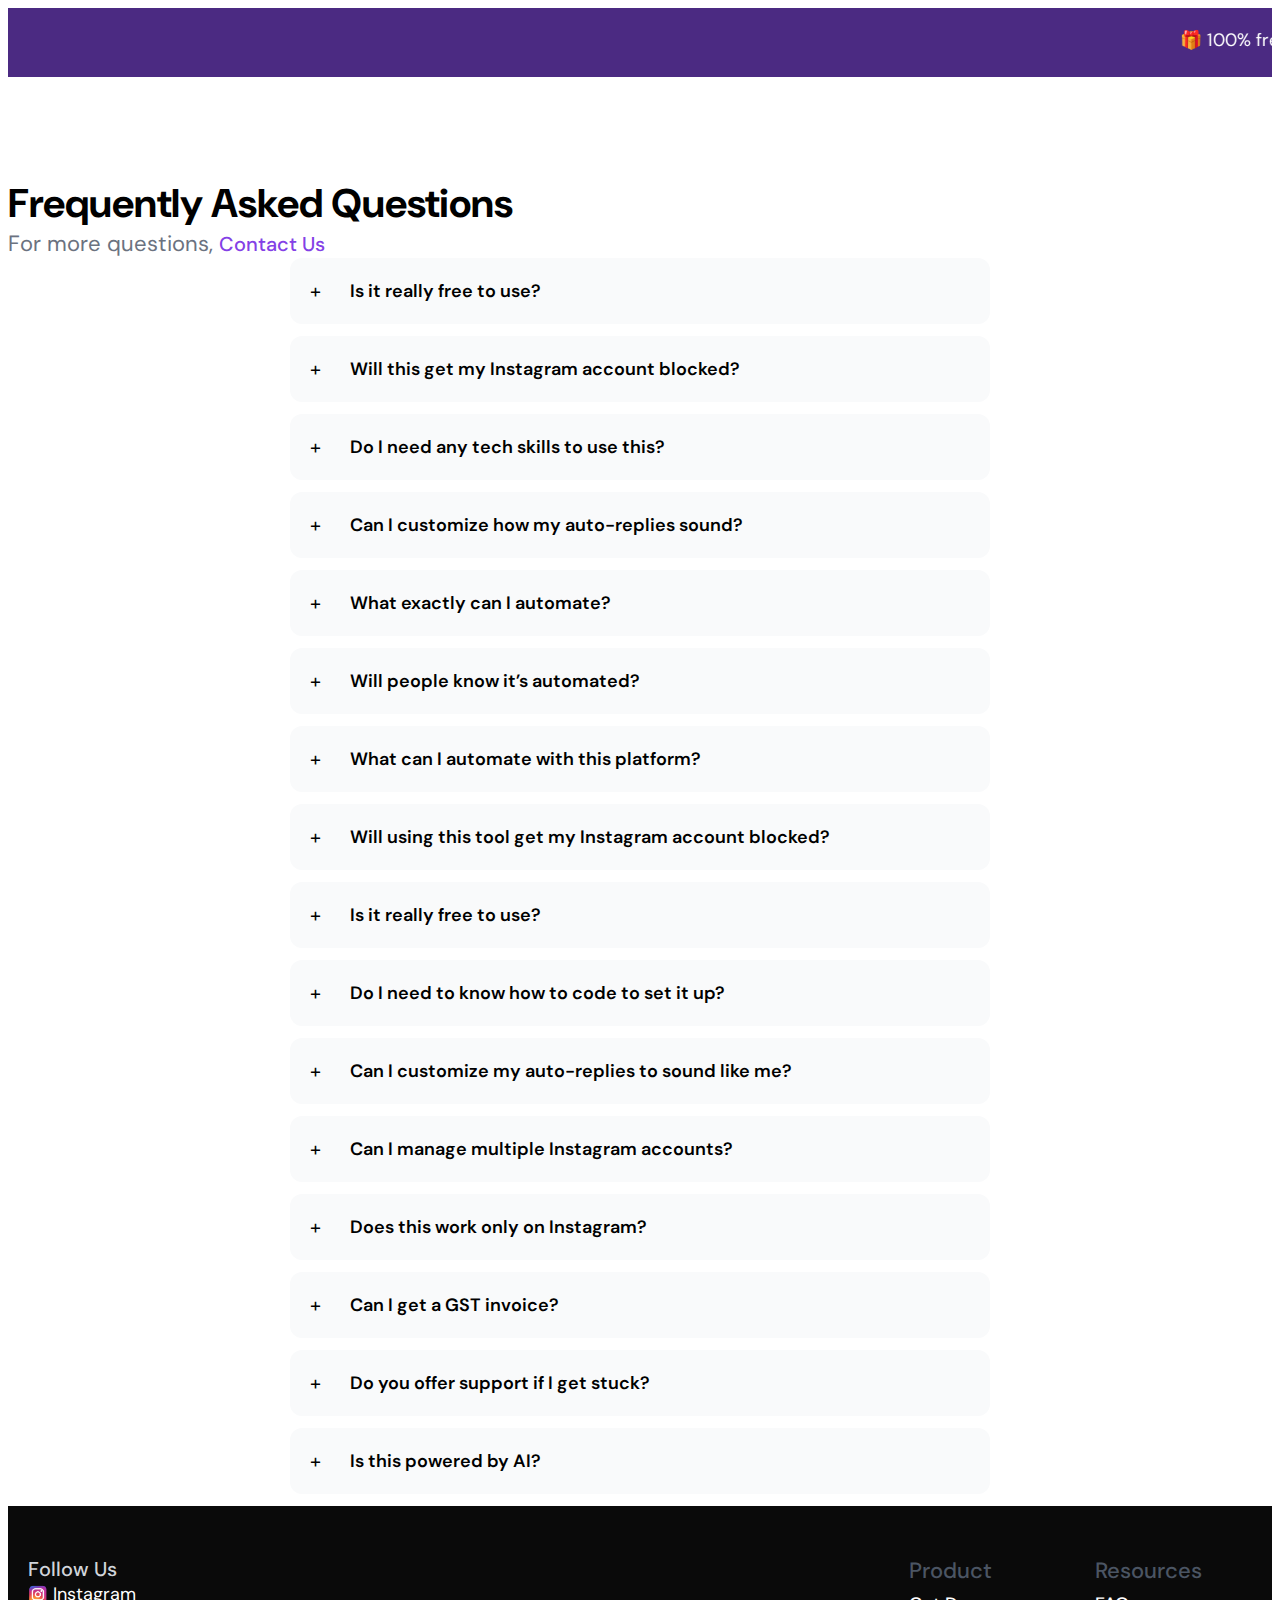
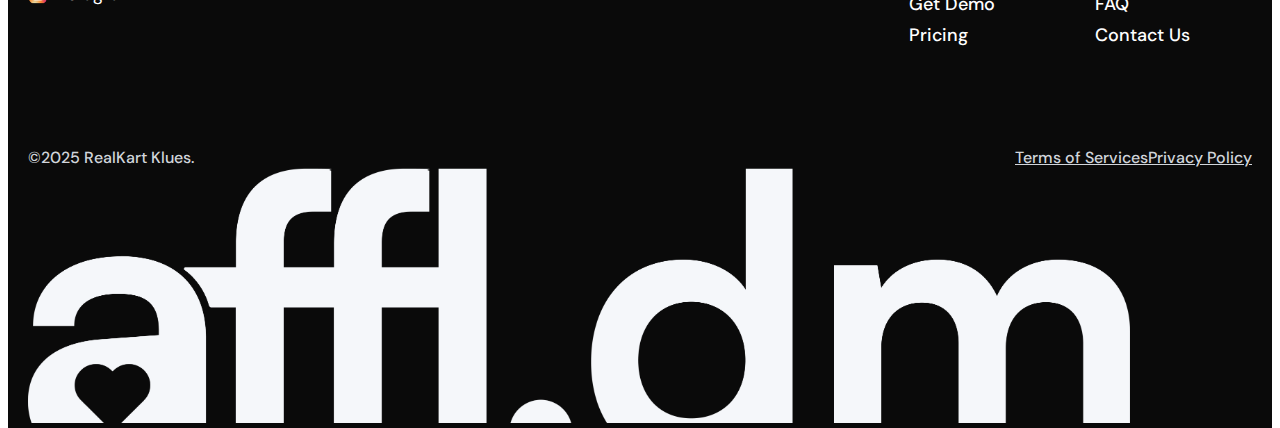
<file: faq.html>
<!DOCTYPE html>
<html lang="en">
<head>
    <meta charset="UTF-8">
    <meta name="viewport" content="width=device-width, initial-scale=1.0">
    <title>DM Automations | FAQ</title>

    <link href="https://cdn.jsdelivr.net/npm/bootstrap@5.0.2/dist/css/bootstrap.min.css" rel="stylesheet" integrity="sha384-EVSTQN3/azprG1Anm3QDgpJLIm9Nao0Yz1ztcQTwFspd3yD65VohhpuuCOmLASjC" crossorigin="anonymous">
    <link href='https://fonts.googleapis.com/css?family=Inter' rel='stylesheet'>
    <!-- AOS CSS -->
    <link href="https://cdn.jsdelivr.net/npm/aos@2.3.4/dist/aos.css" rel="stylesheet">
    <!-- Swiper Slider -->
    <link rel="stylesheet" href="https://cdn.jsdelivr.net/npm/swiper@11/swiper-bundle.min.css" />
    <!-- Font Awesome 6 Pro -->
    <link rel="stylesheet" href="fontawesome-pro/css/all.min.css">
    <link rel="stylesheet" href="css/style.css">
    <link rel="shortcut icon" href="images/favicon.ico" type="image/x-icon">
</head>
<body>
    <div class="top-nav">
        <marquee scrollamount="10"><p class="top-text">🎁 100% free access till Dec 30 — unlimited replies, no limits 🚫, and exciting updates launching soon 🚀</p></marquee>
    </div>

    <section class="faq gap-100 mb-5">
        <div class="container">
            <div class="row">

                <div class="col-md-12">
                    <h2 class="banner-head text-center">Frequently Asked Questions</h2>
                    <p class="text2 text-center">For more questions, <a href="#" class="btn-text">Contact Us</a></p>
                </div>
                
                <div class="col-md-12 mt-5">
                    <div class="faq-container">
                        <div class="faq-item">
                            <div class="faq-question">
                                <span class="icon">+</span>
                                Is it really free to use?
                            </div>
                            <div class="faq-answer">
                                Yes! You can use it completely free until 30th December 2025. No credit card required
                            </div>
                        </div>

                        <div class="faq-item">
                            <div class="faq-question">
                                <span class="icon">+</span>
                                Will this get my Instagram account blocked?
                            </div>
                            <div class="faq-answer">
                                Not at all. We're fully compliant with Meta’s guidelines and officially verified as a trusted tech provider
                            </div>
                        </div>

                        <div class="faq-item">
                            <div class="faq-question">
                                <span class="icon">+</span>
                                Do I need any tech skills to use this?
                            </div>
                            <div class="faq-answer">
                                Nope. It's made for creators and small businesses. No coding, no complexity — just plug and play.
                            </div>
                        </div>

                        <div class="faq-item">
                            <div class="faq-question">
                                <span class="icon">+</span>
                                Can I customize how my auto-replies sound?
                            </div>
                            <div class="faq-answer">
                                Yes! You can personalize messages to sound just like you — add emojis, humour, or even local slang.
                            </div>
                        </div>
                        
                        <div class="faq-item">
                            <div class="faq-question">
                                <span class="icon">+</span>
                                What exactly can I automate?
                            </div>
                            <div class="faq-answer">
                                You can send product links, thank-you messages, discount codes, story reply DMs, FAQs, and more — automatically.
                            </div>
                        </div>

                        <div class="faq-item">
                            <div class="faq-question">
                                <span class="icon">+</span>
                                Will people know it’s automated?
                            </div>
                            <div class="faq-answer">
                                Not unless you tell them . Your replies will sound natural and human — exactly how your audience expects.
                            </div>
                        </div>

                        <div class="faq-item">
                            <div class="faq-question">
                                <span class="icon">+</span>
                                What can I automate with this platform?
                            </div>
                            <div class="faq-answer">
                                You can automate replies to DMs, comments, story mentions, and FAQs. Share product links, 
                                discount codes, welcome messages, and more — instantly and hands-free.
                            </div>
                        </div>

                        <div class="faq-item">
                            <div class="faq-question">
                                <span class="icon">+</span>
                                Will using this tool get my Instagram account blocked?
                            </div>
                            <div class="faq-answer">
                                Not at all. We're fully compliant with Meta’s policies and officially verified as a trusted tech provider.
                                Your account is safe with us.
                            </div>
                        </div>

                        <div class="faq-item">
                            <div class="faq-question">
                                <span class="icon">+</span>
                                Is it really free to use?
                            </div>
                            <div class="faq-answer">
                                Yes! It’s 100% free until <b>30th December 2025</b>. After that, you can explore simple, affordable plans to
                                keep automations running.
                            </div>
                        </div>

                        <div class="faq-item">
                            <div class="faq-question">
                                <span class="icon">+</span>
                                Do I need to know how to code to set it up?
                            </div>
                            <div class="faq-answer">
                                No coding needed. The setup is simple and built for non-tech users. You’ll be up and running in minutes.
                            </div>
                        </div>

                        <div class="faq-item">
                            <div class="faq-question">
                                <span class="icon">+</span>
                                Can I customize my auto-replies to sound like me?
                            </div>
                            <div class="faq-answer">
                                Absolutely! You can use emojis, casual tone, or your unique style — your audience won’t even realize it’s automated.
                            </div>
                        </div>

                        <div class="faq-item">
                            <div class="faq-question">
                                <span class="icon">+</span>
                                Can I manage multiple Instagram accounts?
                            </div>
                            <div class="faq-answer">
                                Yes, you can easily manage and automate messages across multiple accounts from one dashboard.
                            </div>
                        </div>

                        <div class="faq-item">
                            <div class="faq-question">
                                <span class="icon">+</span>
                                Does this work only on Instagram?
                            </div>
                            <div class="faq-answer">
                                Currently, yes. But support for WhatsApp, Messenger, and more platforms is coming soon.
                            </div>
                        </div>

                        <div class="faq-item">
                            <div class="faq-question">
                                <span class="icon">+</span>
                                Can I get a GST invoice?
                            </div>
                            <div class="faq-answer">
                                Yes! You can add your GST number during checkout or in your billing settings to download GSTcompliant invoices.
                            </div>
                        </div>

                        <div class="faq-item">
                            <div class="faq-question">
                                <span class="icon">+</span>
                                Do you offer support if I get stuck?
                            </div>
                            <div class="faq-answer">
                                Of course! Our team is available on chat, email, and WhatsApp — and you can also book onboarding calls.
                            </div>
                        </div>

                        <div class="faq-item">
                            <div class="faq-question">
                                <span class="icon">+</span>
                                Is this powered by AI?
                            </div>
                            <div class="faq-answer">
                                Not yet — but AI is coming soon! You’ll be able to generate entire automations in seconds with just 
                                one prompt. It’ll be fast, smart, and ridiculously easy.
                            </div>
                        </div>

                    </div>
                </div>
            </div>
        </div>
    </section>


    <footer class="footer desktop">
        <div class="container">
            <div class="footer-row">
                <div class="col1">
                    <p class="follow-text">Follow Us</p>
                    <a href="#" class="insta-text mt-3" target="_blank"><img src="images/insta-icon.png" class="insta-icon" alt="instagram"> Instagram</a>
                </div>
                <div class="col2">
                    <ul>
                        <h4 class="footer-link-head mb-4">Product</h4>
                        <li><a href="https://afflunce.com/creator" target="_blank">Get Demo</a></li>
                        <li><a href="pricing.html" target="_blank">Pricing</a></li>
                    </ul>
                    <ul>
                        <h4 class="footer-link-head mb-4">Resources</h4>
                        <li><a href="faq.html" target="_blank">FAQ</a></li>
                        <li><a href="#" target="_blank">Contact Us</a></li>
                    </ul>
                </div>
            </div>
            <div class="bottom-footer">
                <p class="bottom-text">©2025 RealKart Klues.</p>
                <div class="div2">
                    <a href="conditions.html#terms" class="bottom-link" target="_blank">Terms of Services</a>
                    <a href="conditions.html#privacy" class="bottom-link ms-3" target="_blank">Privacy Policy</a>
                </div>
            </div>
            <div class="bottom-logo-div text-center mt-5">
                <img src="images/footer-logo.png" class="bottom-logo" alt="Afflunce">
            </div>
        </div>
    </footer>

    <footer class="footer mobile">
        <div class="container-fluid">
            <div class="row">
                <div class="col1">
                    <div>
                        <p class="follow-text">Follow Us</p>
                        <a href="#" class="insta-text mt-3" target="_blank"><img src="images/insta-icon.png" class="insta-icon" alt="instagram"> Instagram</a>
                    </div>
                </div>
                <div class="col2 mt-3">
                    <ul>
                        <h4 class="footer-link-head mb-3">Product</h4>
                        <li><a href="https://afflunce.com/creator" target="_blank">Get Demo</a></li>
                        <li><a href="pricing.html" target="_blank">Pricing</a></li>
                    </ul>
                    <ul>
                        <h4 class="footer-link-head mb-3">Resources</h4>
                        <li><a href="faq.html" target="_blank">FAQ</a></li>
                        <li><a href="#" target="_blank">Contact Us</a></li>
                    </ul>
                </div>
            </div>
            <div class="bottom-footer">
                <p class="bottom-text">©2025 RealKart Klues.</p>
                <div class="div2">
                    <a href="conditions.html#terms" class="bottom-link" target="_blank">Terms of Services</a>
                    <a href="conditions.html#privacy" class="bottom-link ms-3" target="_blank">Privacy Policy</a>
                </div>
            </div>
            <div class="bottom-logo-div text-center mt-5">
                <img src="images/footer-logo.png" class="bottom-logo" alt="Afflunce">
            </div>
        </div>
    </footer>

    <!-- <script src="https://ajax.googleapis.com/ajax/libs/jquery/3.7.1/jquery.min.js"></script> -->
    <script src="https://code.jquery.com/jquery-3.7.1.js" integrity="sha256-eKhayi8LEQwp4NKxN+CfCh+3qOVUtJn3QNZ0TciWLP4=" crossorigin="anonymous"></script>
    <script src="https://cdn.jsdelivr.net/npm/bootstrap@5.0.2/dist/js/bootstrap.bundle.min.js" integrity="sha384-MrcW6ZMFYlzcLA8Nl+NtUVF0sA7MsXsP1UyJoMp4YLEuNSfAP+JcXn/tWtIaxVXM" crossorigin="anonymous"></script>    
    <script src="https://cdn.jsdelivr.net/npm/@popperjs/core@2.9.2/dist/umd/popper.min.js" integrity="sha384-IQsoLXl5PILFhosVNubq5LC7Qb9DXgDA9i+tQ8Zj3iwWAwPtgFTxbJ8NT4GN1R8p" crossorigin="anonymous"></script>
    <script src="https://cdn.jsdelivr.net/npm/bootstrap@5.0.2/dist/js/bootstrap.min.js" integrity="sha384-cVKIPhGWiC2Al4u+LWgxfKTRIcfu0JTxR+EQDz/bgldoEyl4H0zUF0QKbrJ0EcQF" crossorigin="anonymous"></script>
    <!-- Swiper JS -->
    <script src="https://cdn.jsdelivr.net/npm/swiper@11/swiper-bundle.min.js"></script>
    <!-- AOS JS -->
    <script src="https://cdn.jsdelivr.net/npm/aos@2.3.4/dist/aos.js"></script>
    <!-- Font Awesome 6 Pro -->
    <script src="fontawesome-pro/js/pro.min.js"></script>
    <script>
        AOS.init({
            once: true,
        });
    </script>

    <script>
        const faqItems = document.querySelectorAll(".faq-item");

        faqItems.forEach((item) => {
            const question = item.querySelector(".faq-question");

            question.addEventListener("click", () => {
                // Close any open FAQ
                faqItems.forEach((i) => {
                    if (i !== item) {
                        i.classList.remove("active");
                        i.querySelector(".icon").textContent = "+";
                    }
                });

                // Toggle current
                const isActive = item.classList.contains("active");
                item.classList.toggle("active");
                item.querySelector(".icon").textContent = isActive ? "+" : "-";
            });
        });
    </script>
</body>
</html>
</file>
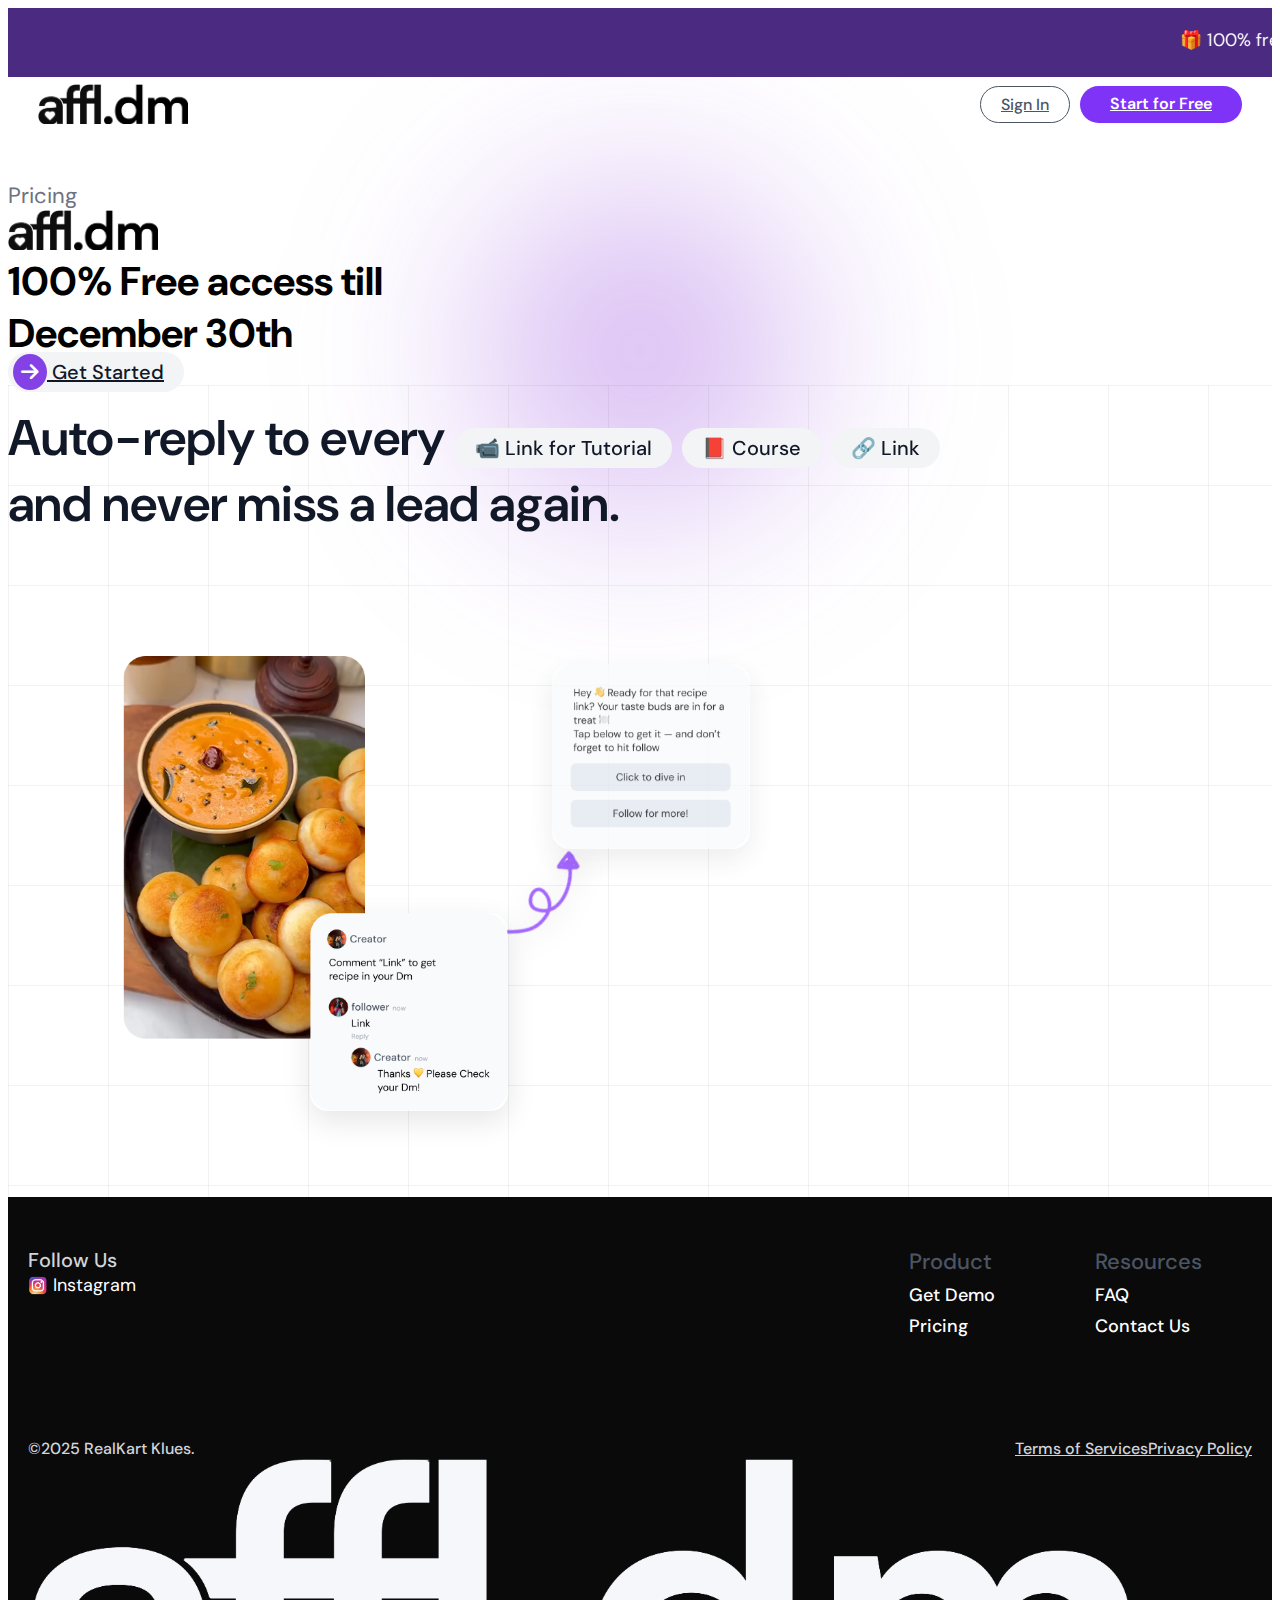
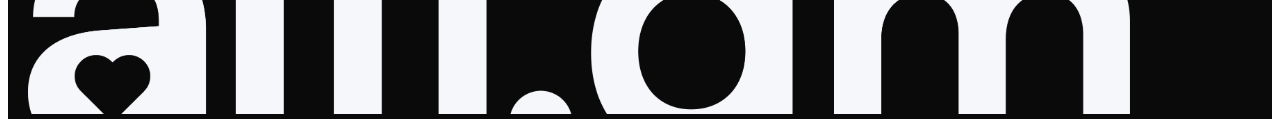
<file: pricing.html>
<!DOCTYPE html>
<html lang="en">
<head>
    <meta charset="UTF-8">
    <meta name="viewport" content="width=device-width, initial-scale=1.0">
    <title>DM Automations | Pricing</title>

    <link href="https://cdn.jsdelivr.net/npm/bootstrap@5.0.2/dist/css/bootstrap.min.css" rel="stylesheet" integrity="sha384-EVSTQN3/azprG1Anm3QDgpJLIm9Nao0Yz1ztcQTwFspd3yD65VohhpuuCOmLASjC" crossorigin="anonymous">
    <link href='https://fonts.googleapis.com/css?family=Inter' rel='stylesheet'>
    <!-- AOS CSS -->
    <link href="https://cdn.jsdelivr.net/npm/aos@2.3.4/dist/aos.css" rel="stylesheet">
    <!-- Swiper Slider -->
    <link rel="stylesheet" href="https://cdn.jsdelivr.net/npm/swiper@11/swiper-bundle.min.css" />
    <!-- Font Awesome 6 Pro -->
    <link rel="stylesheet" href="fontawesome-pro/css/all.min.css">
    <link rel="stylesheet" href="css/style.css">
    <link rel="shortcut icon" href="images/favicon.ico" type="image/x-icon">
</head>
<body>
    <div class="top-nav">
        <marquee scrollamount="10"><p class="top-text">🎁 100% free access till Dec 30 — unlimited replies, no limits 🚫, and exciting updates launching soon 🚀</p></marquee>
    </div>
    <header class="sticky">
        <nav class="nav-wrapper">
            <div class="logo">
                <a href="index.html"><img src="images/new-logo.png" class="logo"></a>
                <!-- <p class="logo-under-text">DM Automations</p> -->
            </div>

           <div class="logo">
                <a href="https://afflunce.com/creator" class="btn btn-grey2 desktop">Sign In</a>
                <a href="https://afflunce.com/creator" class="btn btn-purple">Start for Free</a>
            </div>
        </nav>
    </header>

    <div class="glow glow-top-center"></div>

    <section class="faq gap-50 mb-5">
        <div class="container">
            <div class="row">
                <div class="col-md-12 text-center">
                    <p class="text2">Pricing</p>
                    <img src="images/new-logo.png" class="pricing-banner-logo mt-3">
                    <h2 class="banner-head mt-3">100% Free access till <br> December 30th</h2>
                    <a href="https://afflunce.com/creator" class="btn btn-purple2 mt-3"><span><i class="fa-solid fa-arrow-right"></i></span> Get Started</a>
                </div>
            </div>
        </div>
    </section>

    <section class="dm-info grid-background">
        <div class="container">
            <div class="row">
                <div class="col-md-12 desktop">
                    <h2 class="info-head" data-aos="fade-down" data-aos-duration="800">
                        Auto-reply to every
                        <span class="btn-grey3">📹 Link for Tutorial</span>
                        <span class="btn-grey3">📕 Course</span>
                        <span class="btn-grey3">🔗 Link</span>
                    </h2>
                    
                    <h2 class="info-head" data-aos="fade-down" data-aos-duration="800">and never miss a lead again.</h2>
                </div>

                <div class="col-md-12 mobile text-center" data-aos="fade-down" data-aos-duration="800">
                    <h2 class="info-head">
                        Auto-reply to every <br>
                        <span class="btn-grey3 mt-1">📹 Link for Tutorial</span>
                        <span class="btn-grey3">📕 Course</span>
                        <span class="btn-grey3">🔗 Link</span>
                    </h2>
                    
                    <h2 class="info-head mt-2" data-aos="fade-down" data-aos-duration="800">and never miss a lead again.</h2>
                </div>

                <!-- <div class="col-md-12 text-center mt-5" data-aos="fade-up" data-aos-duration="900">
                    <img src="images/auto-reply.png" class="auto-reply" alt="">
                </div> -->


                <!-- <div class="col-md-12 mb-5">
                    <div class="step-1">
                        <img src="images/step1-1.png" class="step1-1" alt="step1-1">
                        <img src="images/step1-2.png" class="step1-2" alt="step1-2">
                    </div>
                    <div class="step-2">
                        <img src="images/arrow-up.png" class="arrow-up" alt="arrow-up">
                        <img src="images/step2.png" class="step2" alt="step2">
                        <div class="step-2-text">
                            <img src="images/1.png" class="1+" alt="1">
                            <p class="foower-text m-0">Follower Gained</p>
                        </div>
                    </div>
                    <div class="step-3">
                        <img src="images/arrow-down.png" class="arrow-down" alt="arrow-down">
                        <img src="images/step3.png" class="step3" alt="step3">
                    </div>
                </div> -->
                
                <div class="flow-steps" id="flow-steps">
                    <div class="stage">

                        <div class="step-1">
                            <img src="images/step1-1.png" class="step1-1" alt="Step 1 main">
                            <img src="images/step1-2.png" class="step1-2" alt="Step 1 chat bubble">
                        </div>

                        <div class="step-2">
                            <img src="images/arrow-up.png" class="arrow-up" alt="arrow up">
                            <img src="images/step2.png" class="step2" alt="Step 2 card">
                            <div class="step-2-text">
                                <img src="images/1.png" class="plus1" alt="+1">
                                <p class="follower-text m-0">Follower Gained</p>
                            </div>
                        </div>

                        <div class="step-3">
                            <img src="images/arrow-down.png" class="arrow-down" alt="arrow down">
                            <img src="images/step3.png" class="step3" alt="Step 3 card">
                        </div>

                        <div class="build-banner desktop">Build this in 3 Simple Steps</div>
                        <div class="build-banner mobile">Build this in 3 <br> Simple Steps</div>

                    </div>
                </div>

            </div>
        </div>
        
    </section>

    <footer class="footer desktop">
        <div class="container">
            <div class="footer-row">
                <div class="col1">
                    <p class="follow-text">Follow Us</p>
                    <a href="#" class="insta-text mt-3" target="_blank"><img src="images/insta-icon.png" class="insta-icon" alt="instagram"> Instagram</a>
                </div>
                <div class="col2">
                    <ul>
                        <h4 class="footer-link-head mb-4">Product</h4>
                        <li><a href="https://afflunce.com/creator" target="_blank">Get Demo</a></li>
                        <li><a href="pricing.html" target="_blank">Pricing</a></li>
                    </ul>
                    <ul>
                        <h4 class="footer-link-head mb-4">Resources</h4>
                        <li><a href="faq.html" target="_blank">FAQ</a></li>
                        <li><a href="#" target="_blank">Contact Us</a></li>
                    </ul>
                </div>
            </div>
            <div class="bottom-footer">
                <p class="bottom-text">©2025 RealKart Klues.</p>
                <div class="div2">
                    <a href="conditions.html#terms" class="bottom-link" target="_blank">Terms of Services</a>
                    <a href="conditions.html#privacy" class="bottom-link ms-3" target="_blank">Privacy Policy</a>
                </div>
            </div>
            <div class="bottom-logo-div text-center mt-5">
                <img src="images/footer-logo.png" class="bottom-logo" alt="Afflunce">
            </div>
        </div>
    </footer>

    <footer class="footer mobile">
        <div class="container-fluid">
            <div class="row">
                <div class="col1">
                    <div>
                        <p class="follow-text">Follow Us</p>
                        <a href="#" class="insta-text mt-3" target="_blank"><img src="images/insta-icon.png" class="insta-icon" alt="instagram"> Instagram</a>
                    </div>
                </div>
                <div class="col2 mt-3">
                    <ul>
                        <h4 class="footer-link-head mb-3">Product</h4>
                        <li><a href="https://afflunce.com/creator" target="_blank">Get Demo</a></li>
                        <li><a href="pricing.html" target="_blank">Pricing</a></li>
                    </ul>
                    <ul>
                        <h4 class="footer-link-head mb-3">Resources</h4>
                        <li><a href="faq.html" target="_blank">FAQ</a></li>
                        <li><a href="#" target="_blank">Contact Us</a></li>
                    </ul>
                </div>
            </div>
            <div class="bottom-footer">
                <p class="bottom-text">©2025 RealKart Klues.</p>
                <div class="div2">
                    <a href="conditions.html#terms" class="bottom-link" target="_blank">Terms of Services</a>
                    <a href="conditions.html#privacy" class="bottom-link ms-3" target="_blank">Privacy Policy</a>
                </div>
            </div>
            <div class="bottom-logo-div text-center mt-5">
                <img src="images/footer-logo.png" class="bottom-logo" alt="Afflunce">
            </div>
        </div>
    </footer>

    <!-- <script src="https://ajax.googleapis.com/ajax/libs/jquery/3.7.1/jquery.min.js"></script> -->
    <script src="https://code.jquery.com/jquery-3.7.1.js" integrity="sha256-eKhayi8LEQwp4NKxN+CfCh+3qOVUtJn3QNZ0TciWLP4=" crossorigin="anonymous"></script>
    <script src="https://cdn.jsdelivr.net/npm/bootstrap@5.0.2/dist/js/bootstrap.bundle.min.js" integrity="sha384-MrcW6ZMFYlzcLA8Nl+NtUVF0sA7MsXsP1UyJoMp4YLEuNSfAP+JcXn/tWtIaxVXM" crossorigin="anonymous"></script>    
    <script src="https://cdn.jsdelivr.net/npm/@popperjs/core@2.9.2/dist/umd/popper.min.js" integrity="sha384-IQsoLXl5PILFhosVNubq5LC7Qb9DXgDA9i+tQ8Zj3iwWAwPtgFTxbJ8NT4GN1R8p" crossorigin="anonymous"></script>
    <script src="https://cdn.jsdelivr.net/npm/bootstrap@5.0.2/dist/js/bootstrap.min.js" integrity="sha384-cVKIPhGWiC2Al4u+LWgxfKTRIcfu0JTxR+EQDz/bgldoEyl4H0zUF0QKbrJ0EcQF" crossorigin="anonymous"></script>
    <!-- Swiper JS -->
    <script src="https://cdn.jsdelivr.net/npm/swiper@11/swiper-bundle.min.js"></script>
    <!-- AOS JS -->
    <script src="https://cdn.jsdelivr.net/npm/aos@2.3.4/dist/aos.js"></script>
    <!-- Font Awesome 6 Pro -->
    <script src="fontawesome-pro/js/pro.min.js"></script>
    <script>
        AOS.init({
            once: true,
        });
    </script>

    <!-- GSAP CDN -->
    <script src="https://cdn.jsdelivr.net/npm/gsap@3.12.5/dist/gsap.min.js"></script>

    <script>
        document.addEventListener('DOMContentLoaded', () => {
            const scene = document.getElementById('flow-steps');   // <-- make sure this ID matches your HTML

            if (!scene) {
                console.warn('[flow-steps] element not found. Check the id="flow-steps" in your HTML.');
                return;
            }

            // Build timeline (paused by default)
            const tl = gsap.timeline({ paused: true, defaults: { ease: "power2.out", duration: 0.5 } });

            tl.from(".step1-1", { opacity:0, x:-24 }, 0.00)
                .from(".step1-2", { opacity:0, x:-16, y: 8 }, 0.20)
                .from(".arrow-up", { opacity:0, x:-10, y: 6 }, 0.45)
                .from(".step2",    { opacity:0, y: 14 },        0.55)
                .from(".step-2-text", { opacity:0, x:12 },      0.80)
                .from(".arrow-down",  { opacity:0, x: 8, y:-6 },1.05)
                .from(".step3",    { opacity:0, x:12, y:12 },   1.20)
                .from(".build-banner", { opacity:0, scale:0.9 },1.45)
                // gentle wiggles after they’re visible
                // .to(".arrow-up",   { keyframes:[{y:-3, rotate:"+=3"}, {y:0, rotate:"-=3"}], repeat:-1, yoyo:true, duration:2 }, 1.10)
                // .to(".arrow-down", { keyframes:[{y:-3, rotate:"+=3"}, {y:0, rotate:"-=3"}], repeat:-1, yoyo:true, duration:2.2 }, 1.20);

            // Start on scroll-in (with guards)
            try {
                const obs = new IntersectionObserver(([entry]) => {
                if (entry.isIntersecting) {
                    tl.play(0);
                    obs.disconnect();
                }
                }, { threshold: 0.3 });

                obs.observe(scene);   // <-- this is where your error happened when `scene` was null
            } catch (e) {
                // Fallback for very old browsers or if IO fails for any reason
                console.warn('IntersectionObserver unavailable; playing animation immediately.');
                tl.play(0);
            }
        });
    </script>

</body>
</html>
</file>
<file: css/style.css>
@import url('https://fonts.googleapis.com/css2?family=DM+Sans:ital,opsz,wght@0,9..40,100..1000;1,9..40,100..1000&display=swap');
html,
body {
	height: 1000px;
	/* font-family: "Inter"; */
	font-family: "DM Sans", sans-serif;
	-webkit-font-smoothing: antialiased;
}
html {
 	scroll-behavior: smooth;
}

h1,
h2,
h3,
h4,
h5,
h6 {
	margin: 0;
}

.gap-50 { margin-top: 50px; }
.gap-100 { margin-top: 100px; }
.gap-125 { margin-top: 125px; }
.gap-150 { margin-top: 150px; }
.gap-175 { margin-top: 175px; }

.top-nav{
	background-color: #4B2A82;
	color: #fff;
	padding: 20px 0;
	text-align: center;
}
.top-nav p{
	font-size: 18px;
	margin: 0;
}

header{
  	background-color: transparent;
}
header .logo img{
  	max-width: 150px;
}
.logo-under-text{
	color: #000;
	font-size: 16px;
	font-weight: 600;
	margin: 0;
	margin-left: 10px;
}
/* header.sticky{
	position: fixed;
	top: 0;
	left: 0;
	right: 0;
	background: #fff;
	transition: 0.3s;
	z-index: 9999;
} */
.nav-wrapper{
	background: transparent;
	margin: 0 auto;
	position: relative;
	padding: 7px 30px;
	display: flex;
	justify-content: space-between;
	align-items: center;
}

/* Common glow style */
.glow {
	position: absolute;
	width: 500px;
	height: 500px;
	background: radial-gradient(circle, rgba(155, 81, 224, 0.5) 0%, transparent 70%);
	filter: blur(80px);
	z-index: -1; /* Behind content */
}

/* Top right purple glow */
.glow-top-right {
	top: -150px;
	right: -150px;
}

/* Bottom left purple glow */
.glow-bottom-left {
	bottom: -150px;
	left: -150px;
}

.glow-top-center {
	top: 100px;
    left: 50%;
    transform: translate(-50%, 0);
}

.pricing-banner-logo{
	width: 150px;
}

.btn-purple {
	background-color: #7E33F7;
	color: #fff;
	border-radius: 24px;
	padding: 7px 30px;
	font-size: 16px;
	font-weight: 600;
}
.btn-purple:hover {
	background-color: #fff;
	color: #7E33F7;
	border: 1px solid #7E33F7;
}

.btn-purple2 {
	background-color: #F3F4F6;
	color: #111827;
	border-radius: 24px;
	padding: 7px 20px 7px 5px;
	font-size: 20px;
	font-weight: 500;
}
.btn-purple2 span{
	background-color: #8341E6;
	color: #fff;
	padding: 5px 8px;
	border-radius: 50%;
}
.btn-purple2:hover {
	background-color: #fff;
	color: #7E33F7;
	border: 1px solid #7E33F7;
}

.btn-text{
	color: #8341E6;
	font-size: 20px;
	font-weight: 500;
	margin: 0;
	text-decoration: none;
	transition: all ease 0.3s;
}
a.btn-text:hover{
	color: #111827;
}
.btn-row{
	display: flex;
	align-items: center;
	column-gap: 20px;
}

.btn-grey {
	background-color: #F1F5F9;
	color: #000;
	border-radius: 24px;
	padding: 7px 20px;
	font-size: 20px;
	font-weight: 500;
	border: 1px solid #000;
}
.btn-grey:hover {
	background-color: #fff;
	color: #000;
	border: 1px solid #000;
}

.btn-grey2 {
	background-color: #fff;
	color: #4B5563;
	border-radius: 24px;
	padding: 7px 20px;
	font-size: 16px;
	font-weight: 500;
	border: 1px solid #4B5563;
}
.btn-grey2:hover {
	background-color: #4B5563;
	color: #fff;
	border: 1px solid #4B5563;
}

.banner-head {
	font-size: 40px;
	font-weight: 700;
	color: #000;
}
.banner-text {
	font-size: 20px;
	font-weight: 400;
	color: #4B5563;
	margin: 0;
}
.banner-subtext {
	font-size: 14px;
	font-weight: 400;
	color: #6B7280;
	margin: 0;
}
.meta{
	margin-top: 100px;
	margin-bottom: 100px;
}
.meta-img{
	width: 150px;
}

/* .banner-2{
	background: url('../images/Grid.png');
    background-position: center;
    background-repeat: no-repeat;
    background-size: 100% 100%;
} */
.banner-img{
	width: 100%;
	height: 550px;
	object-fit: contain;
}

.dm-info{
	padding: 100px 0 0 0;
}
.info-head{
	font-size: 50px;
	font-weight: 600;
	color: #111827;
}
.info-div{
	margin-top: 130px;
	position: relative;
}
.img-box{
	position: relative;
}
.img-box-img{
	width: 350px;
}

.btn-grey3{
	background-color: #F3F4F6;
	padding: 7px 20px;
	border-radius: 24px;
	text-align: center;
	font-size: 20px;
	font-weight: 500;
}
.auto-reply{
	width: 90%;
}

.hiw-div{
	display: flex;
	justify-content: space-between;
	align-items: end;
}

.info-div2{
	display: none;
}

.dotted-card{
	filter: drop-shadow(0px 2px 6px rgba(16, 24, 40, 0.06));
	background-color: #F3F4F6;
	background-image:
		radial-gradient(rgba(203,213,225, 0.3) 5px, transparent 1px),
		/* radial-gradient(#CBD5E1 1px, transparent 1px), */
		radial-gradient(circle at top left, #F3F4F6, #F3F4F6);
	background-size: 60px 60px, 20px 20px, cover;
	background-position: 0 0, 10px 10px, center;
	padding: 20px;
	border: 1px solid #CBD5E1;
	border-radius: 24px;
}

.text1{
	color: #000;
	font-size: 22px;
	font-weight: 400;
	margin: 0;
}
.text2{
	color: #6B7280;
	font-size: 22px;
	font-weight: 400;
	margin: 0;
}

.grid-background {
	background-color: transparent;
	background-image:
	linear-gradient(to right, rgba(0, 0, 0, 0.05) 1px, transparent 1px),
	linear-gradient(to bottom, rgba(0, 0, 0, 0.05) 1px, transparent 1px);
	background-size: 100px 100px;
	padding: 20px 0;
}

.automation-card{
	background-color: #F8FAFC;
	border-radius: 16px;
	padding: 20px;
}
.automate-head{
	font-size: 26px;
	color: #111827;
	font-weight: 600;
}
.automate-text{
	font-size: 18px;
	color: #6B7280;
	font-weight: 400;
	margin: 0;
}
.creator{
	width: 90%;
}

.warpper{
	display:flex;
	flex-direction: column;
	align-items: center;
	margin-top: 20px;
}
.tabs{
	background-color: #fff;
	padding: 5px;
	border: 1px solid #D1D5DB;
	border-radius: 50px;
}
.tab{
	cursor: pointer;
	padding:10px 15px;
	margin:0px 2px;
	display:inline-block;
	color:#000;
	border-radius:50px;
	font-size: 12px;
	font-weight: 500;
}
.panels{
	min-height:200px;
	width:100%;
	border-radius:3px;
	overflow:hidden;
	padding:20px 0;  
}
.panel{
	display:none;
	animation: fadein .8s;
}
@keyframes fadein {
	from {
		opacity:0;
	}
	to {
		opacity:1;
	}
}

.radio{
	display:none;
}
#post:checked ~ .panels #post-panel,
#dm:checked ~ .panels #dm-panel,
#comment:checked ~ .panels #comment-panel{
	display:block
}
#post:checked ~ .tabs #post-tab,
#dm:checked ~ .tabs #dm-tab,
#comment:checked ~ .tabs #comment-tab{
	color:#fff;
	background-color: #010101;
	font-size: 12px;
	font-weight: 500;
}

.post-img{
	width: 100%;
}
.post-img2{
	width: 230px;
}
.step-img{
	width: 330px;
}
.icon{
	width: 30px;
}

.footer{
	padding: 50px 20px 0px 20px;
	background-color: #0A0A0A;
}
.footer-row{
	display: flex;
	justify-content: space-between;
}
.footer-logo{
	width: 200px;
}
.col2{
	display: flex;
	column-gap: 50px;
}
.col2 ul{
	padding: 0;
	margin: 0;
	margin-right: 50px;
	list-style: none;
}
.col2 ul li{
	margin-top: 7px;
}
.col2 ul li a{
	color: #fff;
	font-size: 18px;
	font-weight: 500;
	text-decoration: none;
	transition: all 0.3s;
}
.col2 ul li a:hover{
	color: #64748B;
}
.footer-link-head{
	color: #4B5563;
	font-size: 22px;
	font-weight: 500;
}
.bottom-footer{
	display: flex;
	justify-content: space-between;
	align-items: center;
	margin-top: 100px;
}
.div2{
	display: flex;
	align-items: center;
}
.bottom-text{
	color: #D1D5DB;
	font-size: 16px;
	font-weight: 500;
	margin: 0;
}
.follow-text{
	color: #D1D5DB;
	font-size: 20px;
	font-weight: 500;
	margin: 0;
}
.bottom-link{
	color: #D1D5DB;
	font-size: 16px;
	font-weight: 500;
	text-decoration: underline;
	transition: all 0.3s;
}
.bottom-link:hover{
	color: #fff;
}
.insta-icon{
	width: 20px;
}
.insta-text{
	color: #fff;
	font-size: 18px;
	font-weight: 400;
	text-decoration: none;
	transition: all 0.3s;
	display: flex;
	align-items: center;
	column-gap: 5px;
}
.insta-text:hover{
	color: #D1D5DB;
}

.bottom-logo{
	width: 90%;
}


.faq-container {
	max-width: 700px;
	margin: auto;
}

.faq-item {
	border-radius: 12px;
	background: #F9FAFB;
	margin-bottom: 12px;
	overflow: hidden;
	transition: box-shadow 0.3s;
}

.faq-question {
	font-size: 18px;
	color: #000;
	padding: 20px;
	cursor: pointer;
	font-weight: 600;
	display: flex;
	align-items: center;
	justify-content: left;
	transition: background 0.3s;
}

/* .faq-question:hover {
  	background: #f1f1f1;
} */

.faq-question .icon {
	font-weight: 400;
	font-size: 20px;
	color: #000;
	margin-right: 10px;
	transition: transform 0.3s ease;
}

.faq-answer {
	max-height: 0;
	overflow: hidden;
	padding: 0 20px;
	font-size: 16px;
	line-height: 1.6;
	color: #374151;
	transition: max-height 0.4s ease, padding 0.4s ease;
}

.faq-item.active .faq-answer {
	max-height: 200px;
	padding: 16px 20px;
}

.faq-item.active .icon {
	content: "-";
	transform: rotate(180deg);
}

.img-1{
	width: 350px;
    position: absolute;
    top: 35%;
    left: 12%;
}
.img-2{
	width: 350px;
	position: absolute;
    top: -25%;
    right: 20%;
}
.img-3{
	width: 350px;
	position: absolute;
    bottom: 5%;
    right: 15%;
}
@media(min-width: 767px){
	.img-1{
		top: 30%;
		left: -17%;
	}
	.img-2{
		top: -25%;
		right: -5%;
	}
	.img-3{
		bottom: 5%;
		right: -13%;
	}
}
@media(min-width: 1000px){
	.img-1{
		top: 35%;
		left: 12%;
	}
	.img-2{
		top: -25%;
		right: 20%;
	}
	.img-3{
		bottom: 5%;
		right: 15%;
	}
}

@media (min-width: 1400px) {
    .banner .container {
        max-width: 100%;
		padding: 0 30px;
    }
}

.desktop{
	display: block;
}
.mobile{
	display: none;
}

.logo{
	display: flex;
    column-gap: 10px;
}

/* .step-1{
	position: relative;
	float: left;
}
.step1-1{
	width: 200px;
	position: relative;
	top: 0;
	left: 0;
}
.step1-2{
	width: 180px;
    position: absolute;
    bottom: -70px;
    left: 150px;
	z-index: 99;
}
.step-2{
	position: relative;
	float: left;
}
.arrow-up{
	position: absolute;
    width: 100px;
    bottom: 30px;
    left: 120px;
} */

/* ----- STAGE / COORDINATES ----- */
.flow-steps{
	position: relative;
	max-width: 1100px;          /* desktop width of the scene */
	height: 560px;              /* fixed height -> stable coordinates */
	margin: 40px auto;
	overflow: visible;
}

.flow-steps img{ display:block; user-select:none; }

/* Optional faint grid background like your ref */
.flow-steps::before{
	content:"";
	position:absolute; inset:0;
	/* background:
		repeating-linear-gradient(#f3f4f6 0 1px, transparent 1px 80px),
		repeating-linear-gradient(90deg, #f3f4f6 0 1px, transparent 1px 80px); */
	z-index: 0;
	border-radius: 18px;
}

/* Everything inside uses absolute positioning */
.flow-steps .stage{ position:relative; width:100%; height:100%; z-index:1; }

/* ---------- LEFT (Step 1) ---------- */
.step-1 .step1-1{
	position:absolute; left:3%; top:14%;
	width:22%;
	border-radius:18px;
	z-index:2;
}
.step-1 .step1-2{
	position:absolute; left:20%; top:60%;
	width:18%;
	border-radius:18px;
	box-shadow:0 10px 30px rgba(0,0,0,.10);
	z-index:3; /* over dish */
}

/* ---------- CENTER (Step 2) ---------- */
.step-2 .step2{
	position:absolute; left:42%; top:15%;
	width:18%;
	border-radius:18px;
	box-shadow:0 10px 30px rgba(0,0,0,.10);
	z-index:3;
}

/* curved arrow between left & center */
.step-2 .arrow-up{
	position:absolute; left:37%; top:50%;
	width:8%;
	transform: rotate(-12deg);
	filter: drop-shadow(0 6px 14px rgba(0,0,0,.12));
	z-index:2;
}

/* +1 Follower Gained to the right of center card */
.step-2 .step-2-text{
	position:absolute;
	left: calc(39% + 20% + 0%);  /* right edge of center card + gap */
	top: 22%;
	display:flex; align-items:center; gap:5px;
	z-index:4;
}
.step-2 .step-2-text .plus1{ width:20px; height:20px; }
.step-2 .step-2-text .follower-text{
  	margin:0; font-weight:500; font-size:16px; color:#000;
}

/* ---------- RIGHT (Step 3) ---------- */
.step-3 .step3{
	position:absolute; left:65%; top:55%;
	width:20%;
	border-radius:18px;
	box-shadow:0 10px 30px rgba(0,0,0,.10);
	z-index:2;
}

/* curved arrow between center & right */
.step-3 .arrow-down{
	position:absolute; left:60%; top:37%;
	width:9%;
	transform: rotate(0deg);
	filter: drop-shadow(0 6px 14px rgba(0,0,0,.12));
	z-index:2;
}

/* ---------- Purple banner (top-center) ---------- */
.build-banner{
	position:absolute;
	right:-5%; bottom:5%;
	transform: translateX(-50%);
	background:#9C5AFE; color:#F8FAFC;
	padding:14px 22px;
	font-weight:600; font-size:22px;
	white-space:nowrap;
	box-shadow:0 10px 24px rgba(124,58,237,.25);
	z-index:5;
}

/* subtle arrow wiggle (optional) */
/* @keyframes wiggle{ 0%,100%{ transform: translateY(0) rotate(var(--rot,0deg)); }
                   50%{ transform: translateY(-3px) rotate(calc(var(--rot,0deg)+3deg)); } }
.arrow-up{ --rot:-12deg; animation: wiggle 2s ease-in-out infinite; }
.arrow-down{ --rot:16deg; animation: wiggle 2.2s ease-in-out infinite; } */

/* ========= TABLET PORTRAIT (≤1024px) ========= */
@media (max-width: 1024px){
  .flow-steps{ max-width: 94vw; height: 860px; }

  /* Dish + chat (left block) */
  .step-1 .step1-1{ left:4%; top:6%; width:46%; }
  .step-1 .step1-2{ left:28%; top:50%; width:38%; }

  /* Center card and arrow */
  .step-2 .arrow-up{ left:42%; top:46%; width:12%; }
  .step-2 .step2{ left:50%; top:14%; width:36%; }
  .step-2 .step-2-text{ left: calc(50% + 36% + 1%); top:18%; }

  /* Right card + arrow */
  .step-3 .arrow-down{ left:66%; top:38%; width:14%; }
  .step-3 .step3{ left:72%; top:48%; width:24%; }

  /* Banner */
  .build-banner{ left:50%; top:4%; right:auto; bottom:auto; transform:translateX(-50%); font-size:18px; padding:10px 16px; }
}

/* ========= MOBILE (≤640px) ========= */
/* Stacks items vertically like your mobile mock */
@media (max-width: 640px){
  .flow-steps{
    max-width: 94vw;
    height: 1000px;            /* tall canvas so absolute items can stack */
    margin: 24px auto;
  }

  /* Banner at the very top right-ish */
  .build-banner{
    left: 75%; top: 8%;
    right: auto; bottom: auto;
    transform: translateX(-50%);
    font-size: 16px;
    padding: 10px 16px;
    z-index: 6;
  }

  /* Step 1: dish image */
  .step-1 .step1-1{
    left: 3%; top: 5%;
    width: 60%;
  }

  /* Step 1: chat bubble overlapping dish on the right */
  .step-1 .step1-2{
    left: 45%; top: 24%;
    width: 55%;
    box-shadow: 0 10px 30px rgba(0,0,0,.10);
  }

  /* Arrow to center card */
  .step-2 .arrow-up{
    left: 20%; top: 42%;
    width: 25%;
    transform: rotate(180deg);
  }

  /* Step 2: center card full width */
  .step-2 .step2{
    left: 3%; top: 50%;
    width: 60%;
  }

  /* +1 Follower Gained pill to the right-bottom of center card */
  .step-2 .step-2-text{
    left: 58%; top: 62%;
    gap: 5px;
  }
  .step-2 .step-2-text .plus1{ width:20px; height:20px; }
  .step-2 .step-2-text .follower-text{ font-size:12px; }

  /* Arrow down to last card */
  .step-3 .arrow-down{
    left: 45%; top: 70%;
    width: 23%;
    transform: rotate(25deg);
  }

  /* Step 3: bottom card */
  .step-3 .step3{
    left: 30%; top: 80%;
    width: 70%;
  }
}

/* ========= SMALL PHONES (≤390px) ========= */
@media (max-width: 390px){
  .flow-steps{ height: 850px; }

  .build-banner{
    left: 65%; top: 5%;
    font-size: 14px; padding: 8px 10px;
  }

  .step-1 .step1-1{ left: 3%; top: 3%; width: 55%; }
  .step-1 .step1-2{ left: 42%; top: 25%; width: 55%; }

  .step-2 .arrow-up{ left: 20%; top: 43%; width: 22%;  }
  .step-2 .step2{ left: 3%; top: 50%; width: 60%; }
  .step-2 .step-2-text{ left: 60%; top: 63%; }
  .step-2 .step-2-text .follower-text{ font-size:12px; }

  .step-3 .arrow-down{ left: 55%; top: 71%; width: 22%; }
  .step-3 .step3{ left: 30%; top: 81%; width: 65%; }
}

@media(max-width: 767px){
	.glow{
		width: 100%;
	}
	.gap-125{
		margin-top: 75px;
	}
	.gap-100{
		margin-top: 50px;
	}
	header .logo img{
		width: 100px;
	}
	/* .banner-2{
		height: 400px;
	} */
	.info-div{
		display: none;
	}
	.info-div2{
		display: block;
	}
	.img-box-img{
		width: 90%;
	}
	.img-slider{
		width: 100%;
		/* height: 300px; */
	}

	.banner-head{
		font-size: 28px;
		text-align: center;
	}
	.banner-text{
		font-size: 16px;
		text-align: center;
	}
	.btn-row{
		justify-content: center;
        flex-direction: column;
        row-gap: 15px;
	}
	.btn-grey{
		font-size: 14px;
	}
	.meta{
		margin-top: 50px;
		margin-bottom: 50px;
		text-align: center;
	}
	.meta-img{
		width: 100px;
	}
	.info-head{
		font-size: 24px;
	}
	.btn-grey3{
		padding: 5px 15px;
		font-size: 14px;
	}
	.hiw-div{
		justify-content: center;
		flex-direction: column;
		row-gap: 10px;
	}
	.text1{
		text-align: center;
		font-size: 18px;
	}
	.text2{
		text-align: center;
		font-size: 16px;
	}
	.tab{
		padding: 7px 10px;
		font-size: 10px;
		margin: 0;
	}
	#post:checked ~ .tabs #post-tab, 
	#dm:checked ~ .tabs #dm-tab, 
	#comment:checked ~ .tabs #comment-tab{
		font-size: 10px;
	}
	.icon{
		width: 30px;
	}
	.automate-head{
		font-size: 16px;
	}
	.automate-text{
		font-size: 14px;
	}
	.automation-card{
		padding: 10px;
	}
	.btn-purple{
		font-size: 14px;
		padding: 5px 10px;
	}
	.desktop{
		display: none;
	}
	.mobile{
		display: block;
	}
	.faq-container{
		margin-top: 20px;
	}
	.faq-question{
		font-size: 16px;
		padding: 10px;
	}
	.faq-answer{
		font-size: 14px;
	}
	.faq-item.active .faq-answer{
		padding: 10px;
	}
	.col1{
		display: flex;
		justify-content: space-between;
		align-items: center;
		margin-bottom: 20px;
	}
	.btn-purple2{
		font-size: 14px;
	}
	.footer{
		padding: 50px 10px 0px 10px;
	}
	.footer-logo{
		width: 120px;
	}
	.logo-under-text{
		font-size: 12px;
	}
	.footer-link-head{
		font-size: 18px;
	}
	.col2{
		column-gap: 20px;
		justify-content: space-between;
	}
	.col2 ul{
		margin-right: 20px;
	}
	.col2 ul li a{
		font-size: 14px;
	}
	.bottom-footer{
		justify-content: space-between;
	}
	.div2{
		flex-direction: column;
		row-gap: 10px;
	}
	.follow-text{
		font-size: 18px;
	}
	.insta-text{
		font-size: 14px;
	}
	.insta-icon{
		width: 15px;
	}
	.bottom-logo{
		width: 100%;
	}

	.top-nav p{
		font-size: 16px;
	}

	.nav-wrapper{
		padding: 5px 10px;
	}
	.btn-text{
		font-size: 18px;
	}

	.pricing-banner-logo{
		width: 100px;
	}
}
</file>
